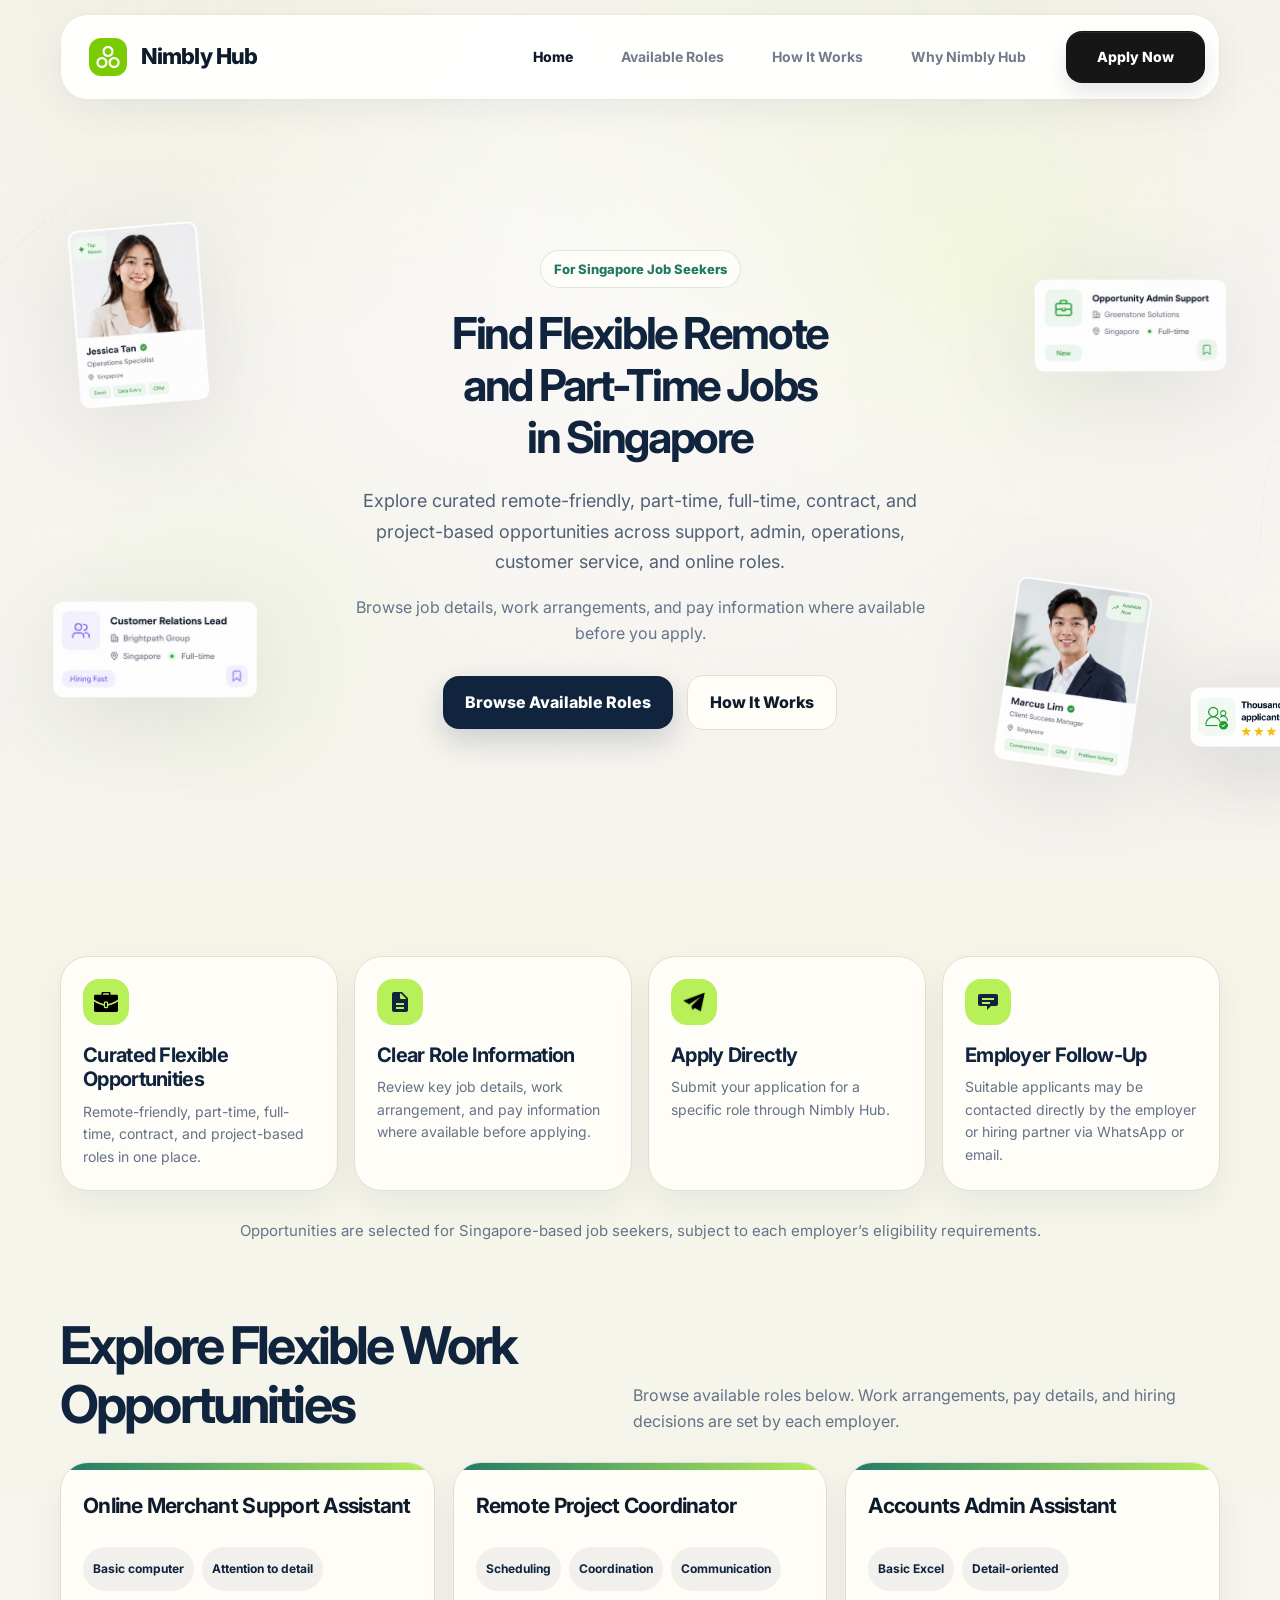
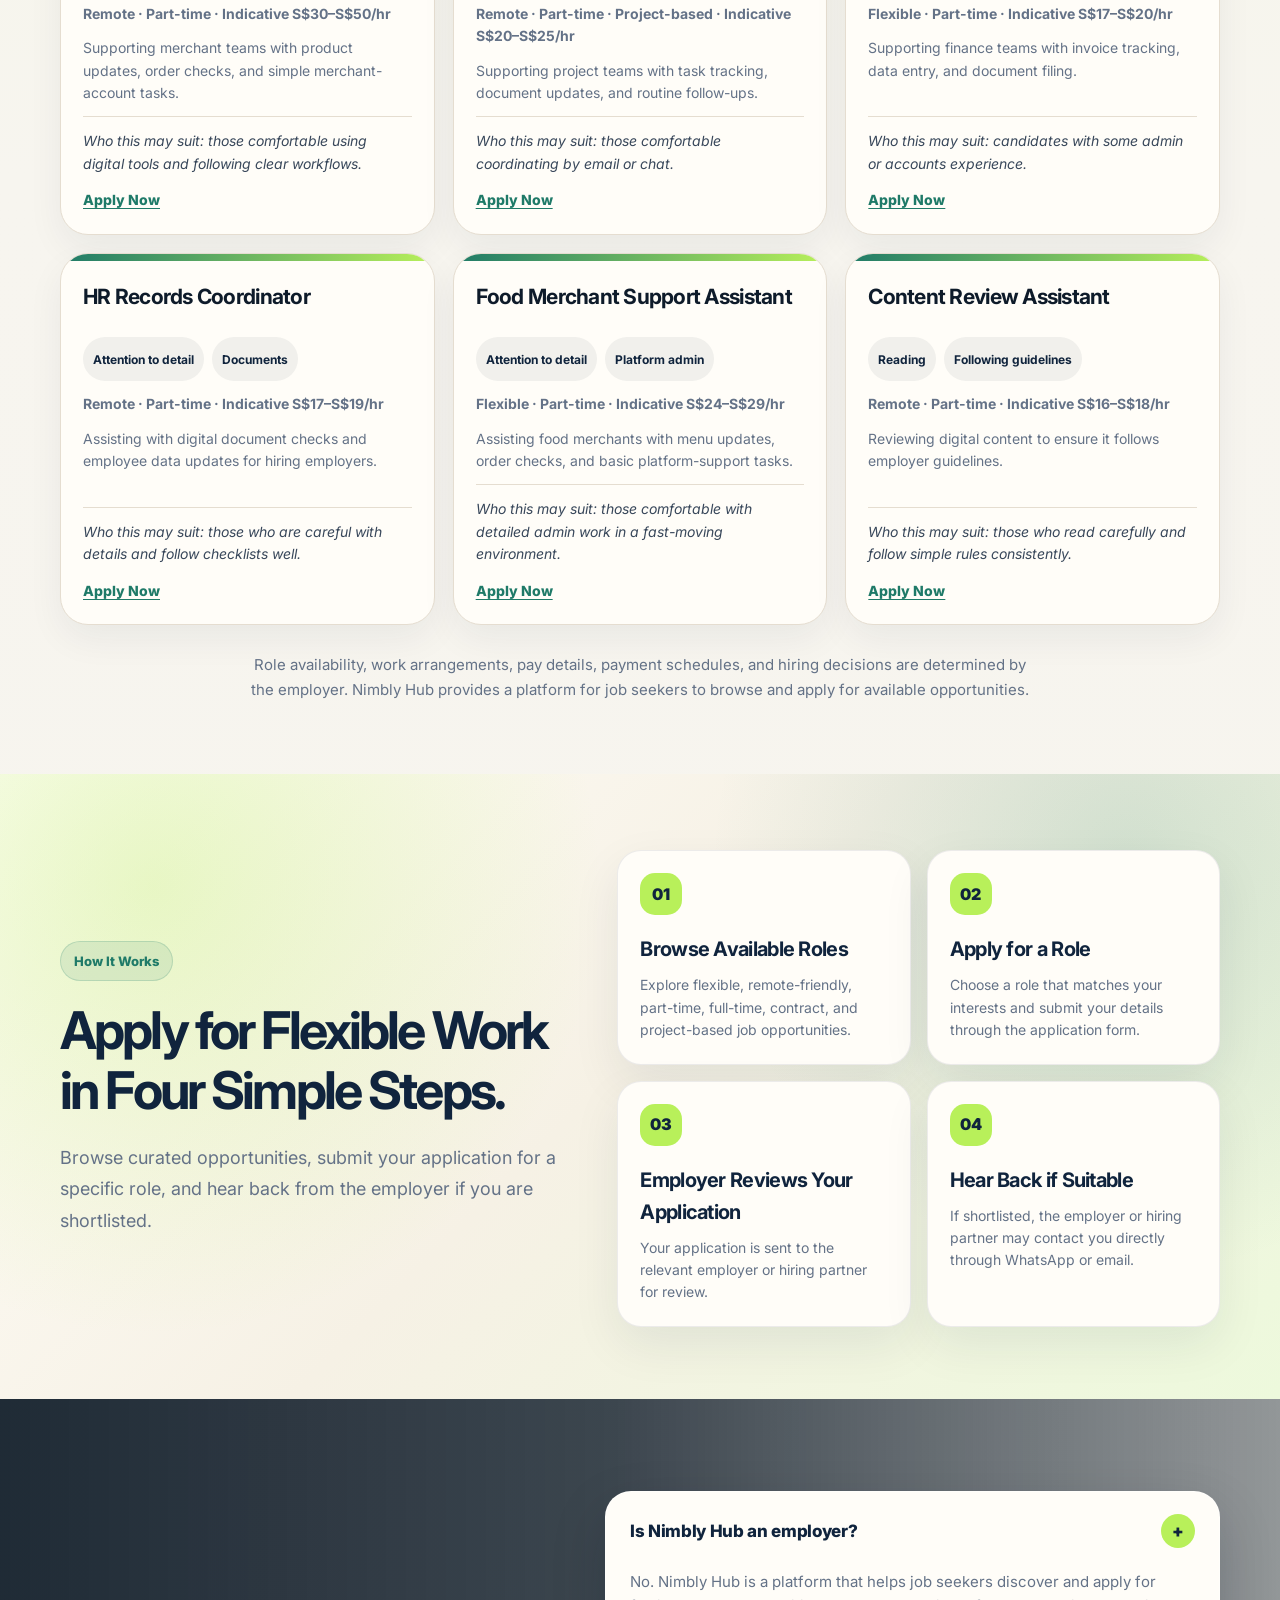
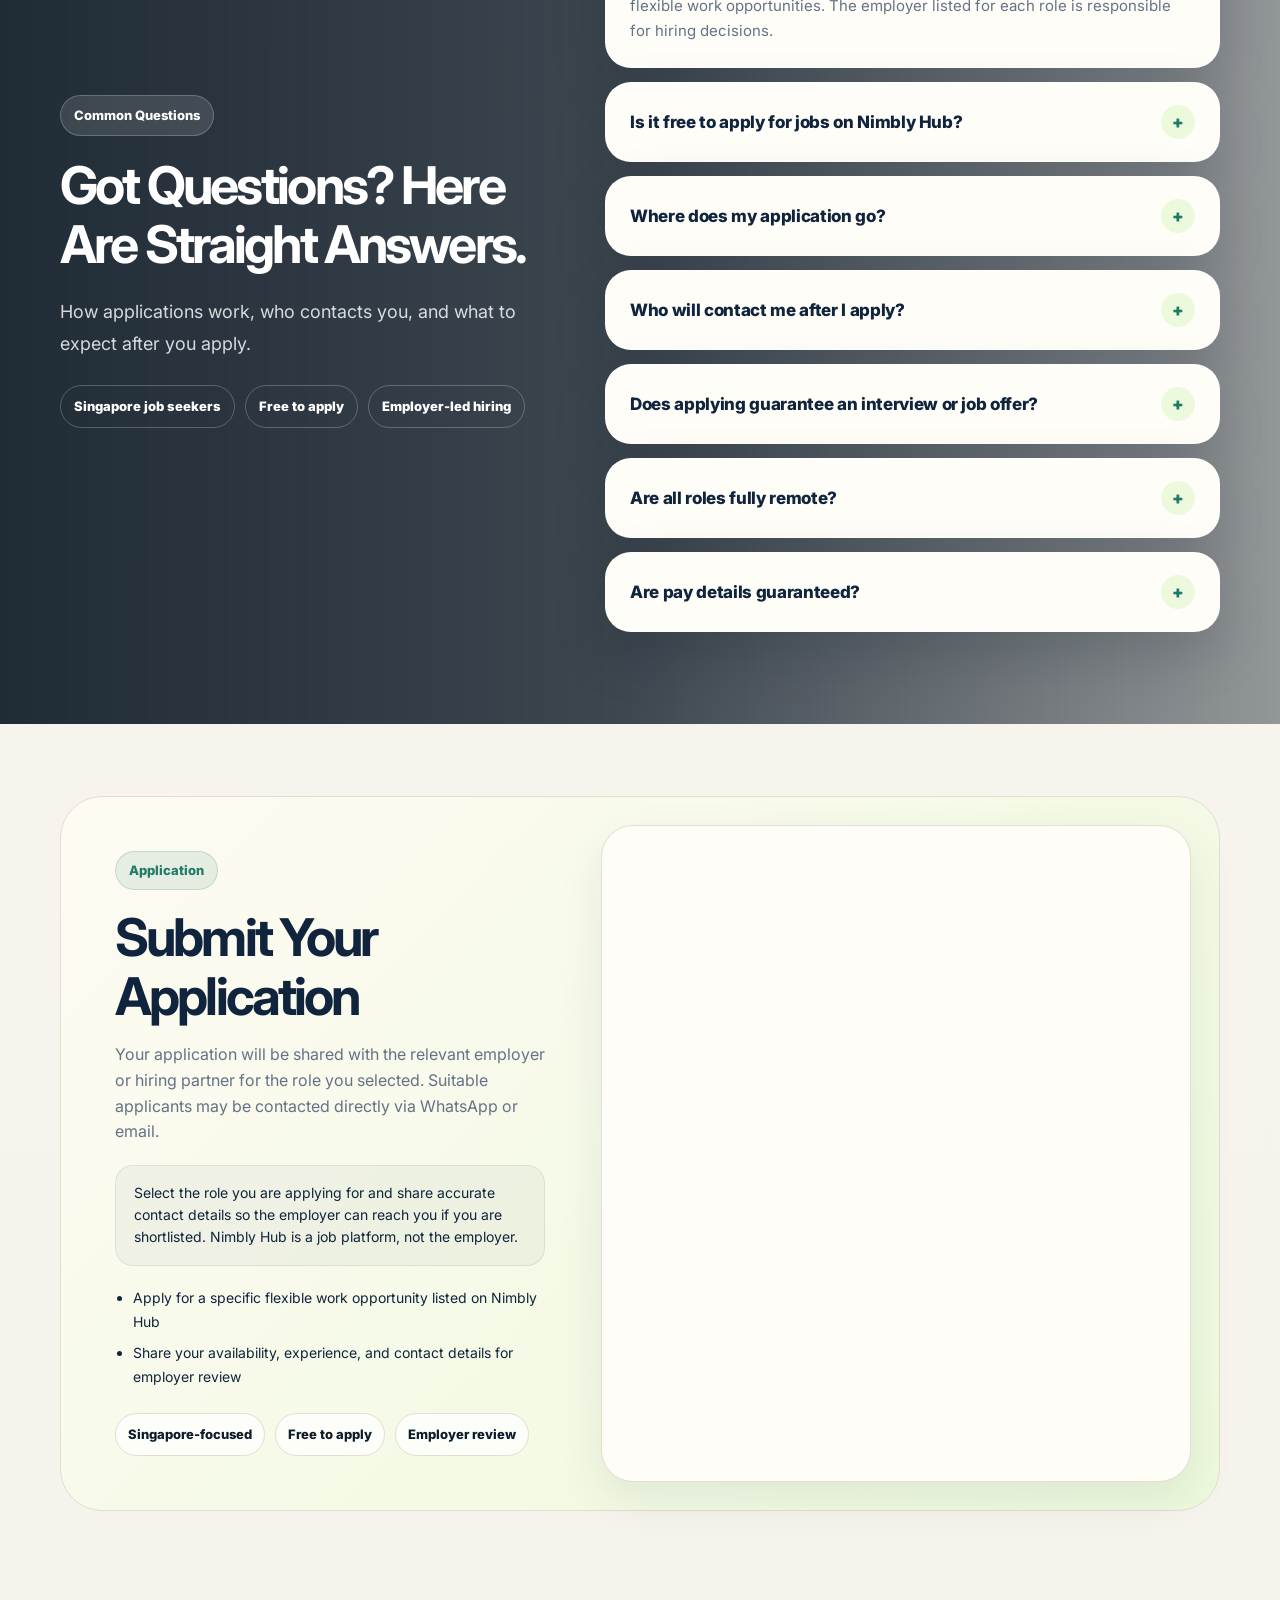
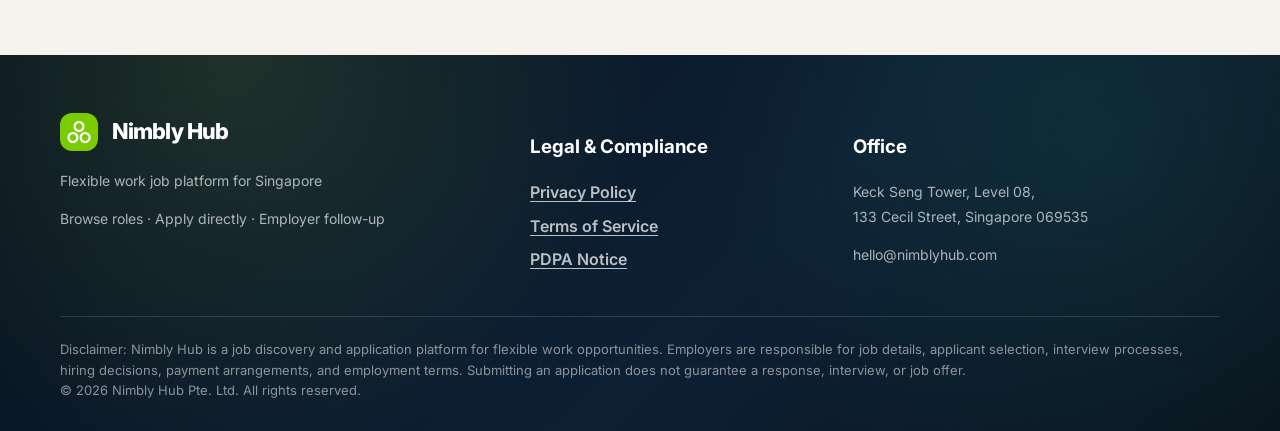
<file: index.html>
<!doctype html>
<html lang="en">
<head>
  <meta charset="utf-8">
  <meta name="viewport" content="width=device-width, initial-scale=1">
  <!-- Google Tag Manager -->
  <script>(function(w,d,s,l,i){w[l]=w[l]||[];w[l].push({'gtm.start':
  new Date().getTime(),event:'gtm.js'});var f=d.getElementsByTagName(s)[0],
  j=d.createElement(s),dl=l!='dataLayer'?'&l='+l:'';j.async=true;j.src=
  'https://www.googletagmanager.com/gtm.js?id='+i+dl;f.parentNode.insertBefore(j,f);
  })(window,document,'script','dataLayer','GTM-P2M9WGLP');</script>
  <!-- End Google Tag Manager -->
  <title>Nimbly Hub | Flexible Remote and Part-Time Jobs in Singapore</title>
  <meta name="description" content="Find flexible remote and part-time jobs in Singapore. Browse curated remote-friendly, full-time, contract, and project-based roles across support, admin, operations, and customer service.">
  <link rel="icon" href="/assets/favicon.png" type="image/png">
  <link rel="apple-touch-icon" href="/assets/favicon.png">
  <link rel="preconnect" href="https://fonts.googleapis.com">
  <link rel="preconnect" href="https://fonts.gstatic.com" crossorigin>
  <link href="https://fonts.googleapis.com/css2?family=Inter:wght@400;600;700;800;900&display=swap" rel="stylesheet">
  <link rel="stylesheet" href="styles.css">
</head>
<body>
<!-- Google Tag Manager (noscript) -->
<noscript><iframe src="https://www.googletagmanager.com/ns.html?id=GTM-P2M9WGLP"
height="0" width="0" style="display:none;visibility:hidden"></iframe></noscript>
<!-- End Google Tag Manager (noscript) -->
<header class="site-header">
  <div class="container navbar">
    <a class="brand" href="/" aria-label="Nimbly Hub home"><img class="logo-mark" src="/assets/logo-mark.png" alt="" width="38" height="38"><span>Nimbly Hub</span></a>
    <nav class="nav-links" aria-label="Main navigation">
      <a href="/">Home</a>
      <a href="#openings">Available Roles</a>
      <a href="#how-it-works">How It Works</a>
      <a href="#why-nimblyhub">Why Nimbly Hub</a>
      <a class="btn secondary" href="#apply">Apply Now</a>
    </nav>
    <button class="menu-toggle" aria-label="Open menu" title="Menu">&#9776;</button>
  </div>
</header>

<main>
  <section class="hero hero-modern-grid">
    <div class="hero-modern-bg"></div>
    <div class="container hero-modern-inner">
      <div class="hero-modern-copy reveal">
        <div class="eyebrow">For Singapore Job Seekers</div>
        <h1 class="hero-headline">
          <span class="hero-headline-line">Find Flexible Remote</span>
          <span class="hero-headline-line">and Part-Time Jobs</span>
          <span class="hero-headline-line">in Singapore</span>
        </h1>
        <p class="hero-description">Explore curated remote-friendly, part-time, full-time, contract, and project-based opportunities across support, admin, operations, customer service, and online roles.</p>
        <p class="hero-sub">Browse job details, work arrangements, and pay information where available before you apply.</p>
        <div class="hero-actions">
          <a class="btn" href="#openings">Browse Available Roles</a>
          <a class="btn secondary" href="#how-it-works">How It Works</a>
        </div>
      </div>

      <div class="hero-card-stage reveal" aria-label="Floating role type cards">
        <div class="hero-card-item hero-card-1"><img src="assets/hero-card-jessica-tan.png" alt="Example profile card"></div>
        <div class="hero-card-item hero-card-2"><img src="assets/hero-card-opportunity-admin-support.png" alt="Example admin support role card"></div>
        <div class="hero-card-item hero-card-3"><img src="assets/hero-card-customer-relations-lead.png" alt="Example customer support role card"></div>
        <div class="hero-card-item hero-card-4">
          <img src="assets/hero-card-marcus-lim.png" alt="Example profile card">
          <img class="hero-trust-badge" src="assets/thousands_of_applicants_assisted_transparent_new.png" alt="Thousands of applicants assisted" loading="eager" decoding="async">
        </div>
      </div>

    </div>
  </section>

  <section class="section benefits-section" id="why-nimblyhub" aria-label="Why Nimbly Hub">
    <div class="container">
      <div class="benefits-grid">
        <article class="benefit-card reveal">
          <span class="benefit-icon" aria-hidden="true">
            <img class="benefit-icon-image" src="/assets/benefit-icon-briefcase.svg" alt="">
          </span>
          <h2>Curated Flexible Opportunities</h2>
          <p>Remote-friendly, part-time, full-time, contract, and project-based roles in one place.</p>
        </article>
        <article class="benefit-card reveal">
          <span class="benefit-icon" aria-hidden="true">
            <svg viewBox="0 0 24 24" focusable="false"><path d="M6 2a2 2 0 0 0-2 2v16a2 2 0 0 0 2 2h12a2 2 0 0 0 2-2V8l-6-6H6Zm7 1.5L18.5 9H13a1 1 0 0 1-1-1V3.5ZM8 13h8v2H8v-2Zm0 4h8v2H8v-2Z"/></svg>
          </span>
          <h2>Clear Role Information</h2>
          <p>Review key job details, work arrangement, and pay information where available before applying.</p>
        </article>
        <article class="benefit-card reveal">
          <span class="benefit-icon" aria-hidden="true">
            <img class="benefit-icon-image" src="/assets/benefit-icon-paper-plane.png" alt="">
          </span>
          <h2>Apply Directly</h2>
          <p>Submit your application for a specific role through Nimbly Hub.</p>
        </article>
        <article class="benefit-card reveal">
          <span class="benefit-icon" aria-hidden="true">
            <svg viewBox="0 0 24 24" focusable="false"><path d="M4 4h16a2 2 0 0 1 2 2v8a2 2 0 0 1-2 2h-5l-4 4v-4H4a2 2 0 0 1-2-2V6a2 2 0 0 1 2-2Zm2 4v2h12V8H6Zm0 4v2h8v-2H6Z"/></svg>
          </span>
          <h2>Employer Follow-Up</h2>
          <p>Suitable applicants may be contacted directly by the employer or hiring partner via WhatsApp or email.</p>
        </article>
      </div>
      <p class="benefits-disclaimer reveal">Opportunities are selected for Singapore-based job seekers, subject to each employer&rsquo;s eligibility requirements.</p>
    </div>
  </section>

  <section class="section" id="openings">
    <div class="container">
      <div class="section-title reveal">
        <h2>Explore Flexible Work Opportunities</h2>
        <p>Browse available roles below. Work arrangements, pay details, and hiring decisions are set by each employer.</p>
      </div>
      <div class="openings-grid">
        <article class="opening-card reveal">
          <div class="opening-top"><h3>Online Merchant Support Assistant</h3></div>
          <div class="fit-tags"><span>Basic computer</span><span>Attention to detail</span></div>
          <p class="role-meta">Remote &middot; Part-time &middot; Indicative S$30&ndash;S$50/hr</p>
          <p>Supporting merchant teams with product updates, order checks, and simple merchant-account tasks.</p>
          <p class="note">Who this may suit: those comfortable using digital tools and following clear workflows.</p>
          <a class="opening-cta" href="#apply">Apply Now</a>
        </article>
        <article class="opening-card reveal">
          <div class="opening-top"><h3>Remote Project Coordinator</h3></div>
          <div class="fit-tags"><span>Scheduling</span><span>Coordination</span><span>Communication</span></div>
          <p class="role-meta">Remote &middot; Part-time &middot; Project-based &middot; Indicative S$20&ndash;S$25/hr</p>
          <p>Supporting project teams with task tracking, document updates, and routine follow-ups.</p>
          <p class="note">Who this may suit: those comfortable coordinating by email or chat.</p>
          <a class="opening-cta" href="#apply">Apply Now</a>
        </article>
        <article class="opening-card reveal">
          <div class="opening-top"><h3>Accounts Admin Assistant</h3></div>
          <div class="fit-tags"><span>Basic Excel</span><span>Detail-oriented</span></div>
          <p class="role-meta">Flexible &middot; Part-time &middot; Indicative S$17&ndash;S$20/hr</p>
          <p>Supporting finance teams with invoice tracking, data entry, and document filing.</p>
          <p class="note">Who this may suit: candidates with some admin or accounts experience.</p>
          <a class="opening-cta" href="#apply">Apply Now</a>
        </article>
        <article class="opening-card reveal">
          <div class="opening-top"><h3>HR Records Coordinator</h3></div>
          <div class="fit-tags"><span>Attention to detail</span><span>Documents</span></div>
          <p class="role-meta">Remote &middot; Part-time &middot; Indicative S$17&ndash;S$19/hr</p>
          <p>Assisting with digital document checks and employee data updates for hiring employers.</p>
          <p class="note">Who this may suit: those who are careful with details and follow checklists well.</p>
          <a class="opening-cta" href="#apply">Apply Now</a>
        </article>
        <article class="opening-card reveal">
          <div class="opening-top"><h3>Food Merchant Support Assistant</h3></div>
          <div class="fit-tags"><span>Attention to detail</span><span>Platform admin</span></div>
          <p class="role-meta">Flexible &middot; Part-time &middot; Indicative S$24&ndash;S$29/hr</p>
          <p>Assisting food merchants with menu updates, order checks, and basic platform-support tasks.</p>
          <p class="note">Who this may suit: those comfortable with detailed admin work in a fast-moving environment.</p>
          <a class="opening-cta" href="#apply">Apply Now</a>
        </article>
        <article class="opening-card reveal">
          <div class="opening-top"><h3>Content Review Assistant</h3></div>
          <div class="fit-tags"><span>Reading</span><span>Following guidelines</span></div>
          <p class="role-meta">Remote &middot; Part-time &middot; Indicative S$16&ndash;S$18/hr</p>
          <p>Reviewing digital content to ensure it follows employer guidelines.</p>
          <p class="note">Who this may suit: those who read carefully and follow simple rules consistently.</p>
          <a class="opening-cta" href="#apply">Apply Now</a>
        </article>
      </div>
      <p class="openings-fallback reveal">Role availability, work arrangements, pay details, payment schedules, and hiring decisions are determined by the employer. Nimbly Hub provides a platform for job seekers to browse and apply for available opportunities.</p>
    </div>
  </section>

  <section class="support-hero" id="how-it-works">
    <div class="support-hero-bg">
      <div class="container support-hero-inner">
        <div class="support-hero-copy reveal">
          <div class="eyebrow support-eyebrow">How It Works</div>
          <h2>Apply for Flexible Work in Four Simple Steps.</h2>
          <p>Browse curated opportunities, submit your application for a specific role, and hear back from the employer if you are shortlisted.</p>
        </div>
        <div class="support-feature-grid reveal">
          <div class="support-feature"><span>01</span><h3>Browse Available Roles</h3><p>Explore flexible, remote-friendly, part-time, full-time, contract, and project-based job opportunities.</p></div>
          <div class="support-feature"><span>02</span><h3>Apply for a Role</h3><p>Choose a role that matches your interests and submit your details through the application form.</p></div>
          <div class="support-feature"><span>03</span><h3>Employer Reviews Your Application</h3><p>Your application is sent to the relevant employer or hiring partner for review.</p></div>
          <div class="support-feature"><span>04</span><h3>Hear Back if Suitable</h3><p>If shortlisted, the employer or hiring partner may contact you directly through WhatsApp or email.</p></div>
        </div>
      </div>
    </div>
  </section>

  <section class="faq-hero" id="questions">
    <div class="faq-hero-bg">
      <div class="container faq-hero-inner">
        <div class="faq-hero-copy reveal">
          <div class="eyebrow faq-eyebrow">Common Questions</div>
          <h2>Got Questions? Here Are Straight Answers.</h2>
          <p>How applications work, who contacts you, and what to expect after you apply.</p>
          <div class="faq-mini-points">
            <span>Singapore job seekers</span>
            <span>Free to apply</span>
            <span>Employer-led hiring</span>
          </div>
        </div>

        <div class="faq-panel reveal">
          <div class="faq-card active">
            <button class="faq-q">Is Nimbly Hub an employer?<span>+</span></button>
            <div class="faq-a">No. Nimbly Hub is a platform that helps job seekers discover and apply for flexible work opportunities. The employer listed for each role is responsible for hiring decisions.</div>
          </div>
          <div class="faq-card">
            <button class="faq-q">Is it free to apply for jobs on Nimbly Hub?<span>+</span></button>
            <div class="faq-a">Yes. Job seekers can browse and submit applications for available opportunities through Nimbly Hub at no cost.</div>
          </div>
          <div class="faq-card">
            <button class="faq-q">Where does my application go?<span>+</span></button>
            <div class="faq-a">Your application is sent to the relevant employer or hiring partner for the role you selected.</div>
          </div>
          <div class="faq-card">
            <button class="faq-q">Who will contact me after I apply?<span>+</span></button>
            <div class="faq-a">If your application is shortlisted, the employer or hiring partner may contact you directly by WhatsApp or email.</div>
          </div>
          <div class="faq-card">
            <button class="faq-q">Does applying guarantee an interview or job offer?<span>+</span></button>
            <div class="faq-a">No. Employers review applications independently, and submitting an application does not guarantee a response, interview, or job offer.</div>
          </div>
          <div class="faq-card">
            <button class="faq-q">Are all roles fully remote?<span>+</span></button>
            <div class="faq-a">Not always. Each job listing will state the work arrangement, such as remote, part-time, full-time, contract, project-based, or another arrangement set by the employer.</div>
          </div>
          <div class="faq-card">
            <button class="faq-q">Are pay details guaranteed?<span>+</span></button>
            <div class="faq-a">Pay ranges, payment schedules, and employment terms are provided by employers where available and may be subject to final confirmation during the hiring process.</div>
          </div>
        </div>
      </div>
    </div>
  </section>

  <section class="section" id="apply">
    <div class="container contact-shell reveal">
      <div class="contact-copy">
        <div class="eyebrow">Application</div>
        <h2>Submit Your Application</h2>
        <p>Your application will be shared with the relevant employer or hiring partner for the role you selected. Suitable applicants may be contacted directly via WhatsApp or email.</p>

        <div class="how-we-help">
          <p>Select the role you are applying for and share accurate contact details so the employer can reach you if you are shortlisted. Nimbly Hub is a job platform, not the employer.</p>
        </div>

        <ul class="conversion-outcomes">
          <li>Apply for a specific flexible work opportunity listed on Nimbly Hub</li>
          <li>Share your availability, experience, and contact details for employer review</li>
        </ul>

        <div class="contact-badges"><span>Singapore-focused</span><span>Free to apply</span><span>Employer review</span></div>
      </div>
      <div class="form-card" id="leadForm">
        <div data-cddform="dong-sg10-singapore10" data-origin="www.nimblyhub.com"></div>
        <script src="https://www.chatfromforms.com/form-embed.js?v=0.1" defer></script>
      </div>
    </div>
  </section>
</main>

<footer class="site-footer">
  <div class="container">
    <div class="footer-grid">
      <div><a class="brand" href="/"><img class="logo-mark" src="/assets/logo-mark.png" alt="" width="38" height="38"><span>Nimbly Hub</span></a><p>Flexible work job platform for Singapore</p><p>Browse roles &middot; Apply directly &middot; Employer follow-up</p></div>
      <div><h3>Legal &amp; Compliance</h3><div class="footer-links"><a href="/privacy-policy">Privacy Policy</a><a href="/terms-and-conditions">Terms of Service</a><a href="/pdpa">PDPA Notice</a></div></div>
      <div><h3>Office</h3><p>Keck Seng Tower, Level 08,<br>133 Cecil Street, Singapore 069535</p><p><a href="mailto:hello@nimblyhub.com">hello@nimblyhub.com</a></p></div>
    </div>
    <div class="footer-bottom">Disclaimer: Nimbly Hub is a job discovery and application platform for flexible work opportunities. Employers are responsible for job details, applicant selection, interview processes, hiring decisions, payment arrangements, and employment terms. Submitting an application does not guarantee a response, interview, or job offer.<br>&copy; 2026 Nimbly Hub Pte. Ltd. All rights reserved.</div>
  </div>
</footer>
<script src="script.js"></script>
</body>
</html>
</file>
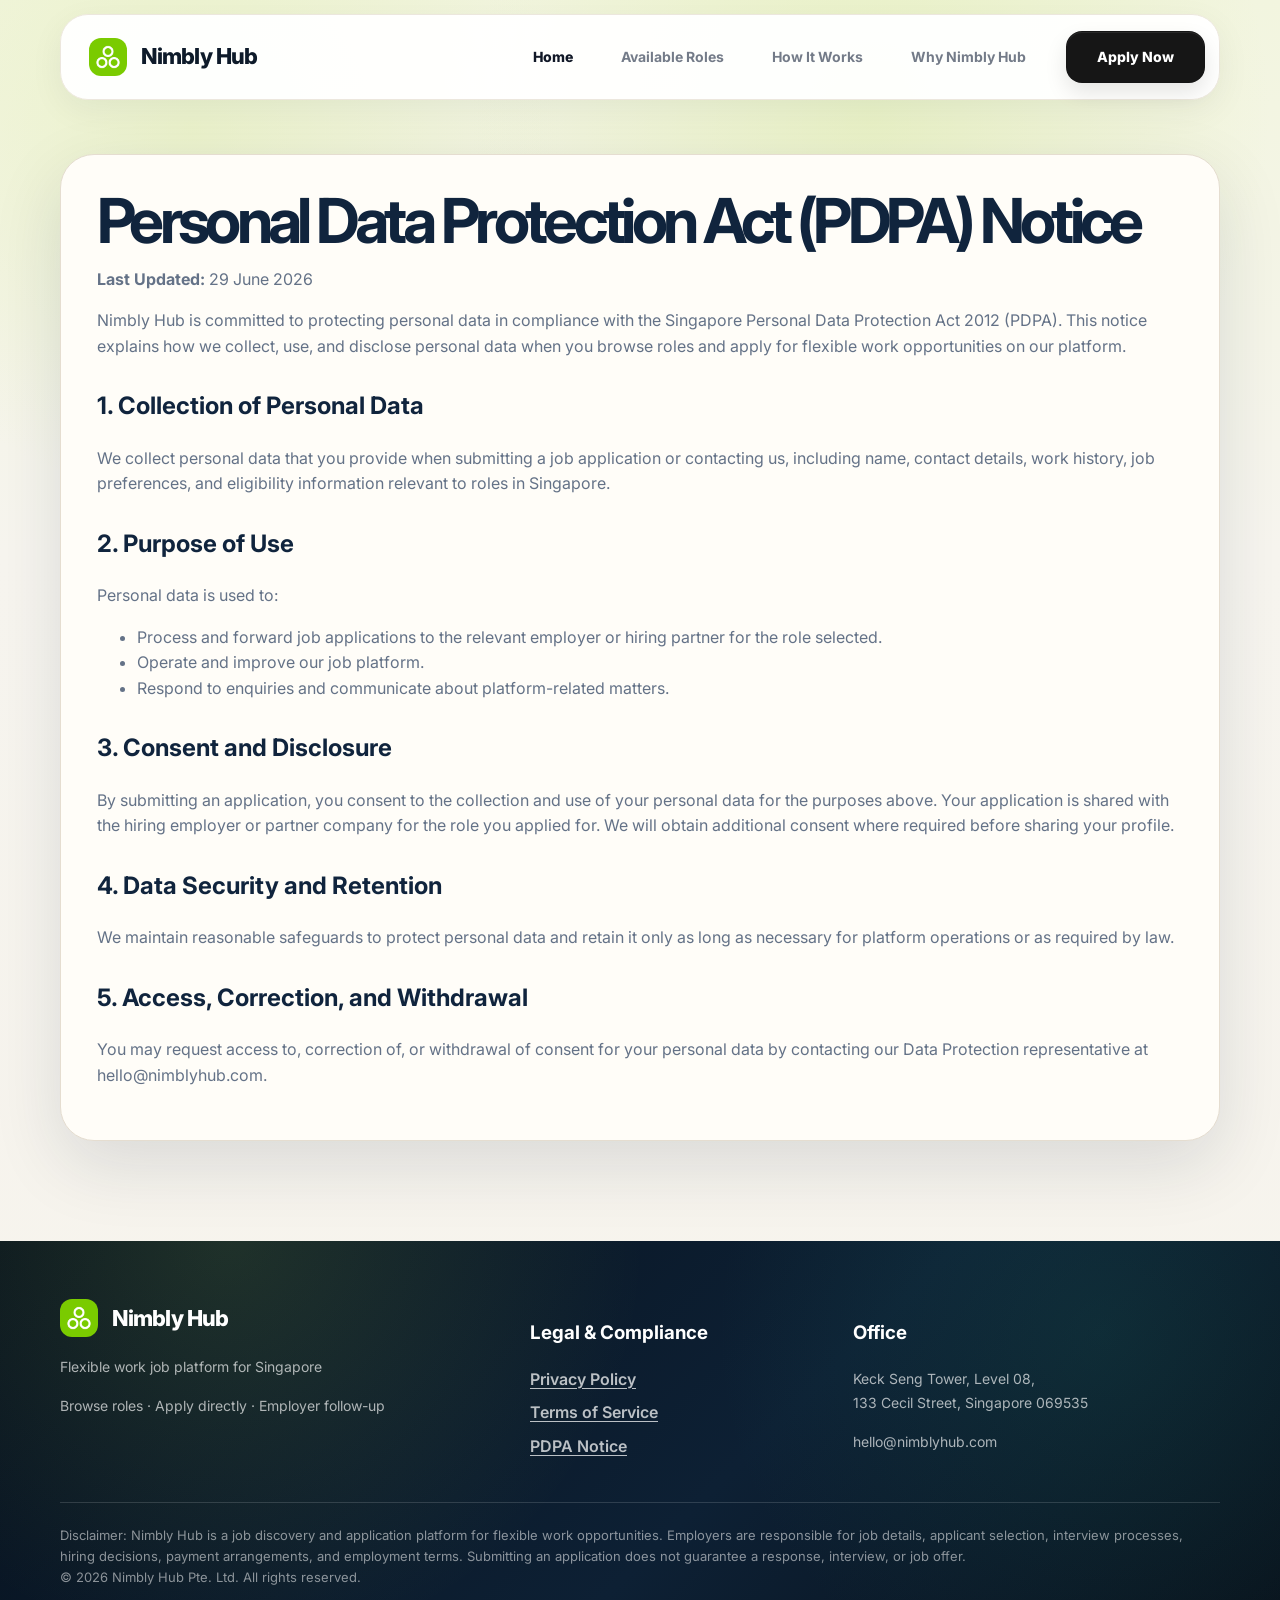
<file: pdpa/index.html>
<!doctype html>
<html lang="en">
<head>
  <meta charset="utf-8">
  <meta name="viewport" content="width=device-width, initial-scale=1">
  <!-- Google Tag Manager -->
  <script>(function(w,d,s,l,i){w[l]=w[l]||[];w[l].push({'gtm.start':
  new Date().getTime(),event:'gtm.js'});var f=d.getElementsByTagName(s)[0],
  j=d.createElement(s),dl=l!='dataLayer'?'&l='+l:'';j.async=true;j.src=
  'https://www.googletagmanager.com/gtm.js?id='+i+dl;f.parentNode.insertBefore(j,f);
  })(window,document,'script','dataLayer','GTM-P2M9WGLP');</script>
  <!-- End Google Tag Manager -->
  <title>PDPA Notice | Nimbly Hub</title>
  <link rel="icon" href="/assets/favicon.png" type="image/png">
  <link rel="apple-touch-icon" href="/assets/favicon.png">
  <link rel="preconnect" href="https://fonts.googleapis.com">
  <link rel="preconnect" href="https://fonts.gstatic.com" crossorigin>
  <link href="https://fonts.googleapis.com/css2?family=Inter:wght@400;600;700;800;900&display=swap" rel="stylesheet">
  <link rel="stylesheet" href="/styles.css">
</head>
<body>
<!-- Google Tag Manager (noscript) -->
<noscript><iframe src="https://www.googletagmanager.com/ns.html?id=GTM-P2M9WGLP"
height="0" width="0" style="display:none;visibility:hidden"></iframe></noscript>
<!-- End Google Tag Manager (noscript) -->
<header class="site-header">
  <div class="container navbar">
    <a class="brand" href="/"><img class="logo-mark" src="/assets/logo-mark.png" alt="" width="38" height="38"><span>Nimbly Hub</span></a>
    <nav class="nav-links">
      <a href="/">Home</a>
      <a href="/#openings">Available Roles</a>
      <a href="/#how-it-works">How It Works</a>
      <a href="/#why-nimblyhub">Why Nimbly Hub</a>
      <a class="btn secondary" href="/#apply">Apply Now</a>
    </nav>
    <button class="menu-toggle" aria-label="Open menu" title="Menu">&#9776;</button>
  </div>
</header>
<main class="legal-hero">
  <div class="container">
    <article class="legal-card reveal">
      <h1>Personal Data Protection Act (PDPA) Notice</h1>
      <p><strong>Last Updated:</strong> 29 June 2026</p>
      <p>Nimbly Hub is committed to protecting personal data in compliance with the Singapore Personal Data Protection Act 2012 (PDPA). This notice explains how we collect, use, and disclose personal data when you browse roles and apply for flexible work opportunities on our platform.</p>
      <h2>1. Collection of Personal Data</h2>
      <p>We collect personal data that you provide when submitting a job application or contacting us, including name, contact details, work history, job preferences, and eligibility information relevant to roles in Singapore.</p>
      <h2>2. Purpose of Use</h2>
      <p>Personal data is used to:</p>
      <ul>
        <li>Process and forward job applications to the relevant employer or hiring partner for the role selected.</li>
        <li>Operate and improve our job platform.</li>
        <li>Respond to enquiries and communicate about platform-related matters.</li>
      </ul>
      <h2>3. Consent and Disclosure</h2>
      <p>By submitting an application, you consent to the collection and use of your personal data for the purposes above. Your application is shared with the hiring employer or partner company for the role you applied for. We will obtain additional consent where required before sharing your profile.</p>
      <h2>4. Data Security and Retention</h2>
      <p>We maintain reasonable safeguards to protect personal data and retain it only as long as necessary for platform operations or as required by law.</p>
      <h2>5. Access, Correction, and Withdrawal</h2>
      <p>You may request access to, correction of, or withdrawal of consent for your personal data by contacting our Data Protection representative at <a href="mailto:hello@nimblyhub.com">hello@nimblyhub.com</a>.</p>
    </article>
  </div>
</main>
<footer class="site-footer">
  <div class="container">
    <div class="footer-grid">
      <div><a class="brand" href="/"><img class="logo-mark" src="/assets/logo-mark.png" alt="" width="38" height="38"><span>Nimbly Hub</span></a><p>Flexible work job platform for Singapore</p><p>Browse roles &middot; Apply directly &middot; Employer follow-up</p></div>
      <div><h3>Legal &amp; Compliance</h3><div class="footer-links"><a href="/privacy-policy">Privacy Policy</a><a href="/terms-and-conditions">Terms of Service</a><a href="/pdpa">PDPA Notice</a></div></div>
      <div><h3>Office</h3><p>Keck Seng Tower, Level 08,<br>133 Cecil Street, Singapore 069535</p><p><a href="mailto:hello@nimblyhub.com">hello@nimblyhub.com</a></p></div>
    </div>
    <div class="footer-bottom">Disclaimer: Nimbly Hub is a job discovery and application platform for flexible work opportunities. Employers are responsible for job details, applicant selection, interview processes, hiring decisions, payment arrangements, and employment terms. Submitting an application does not guarantee a response, interview, or job offer.<br>&copy; 2026 Nimbly Hub Pte. Ltd. All rights reserved.</div>
  </div>
</footer>
<script src="/script.js"></script>
</body>
</html>
</file>
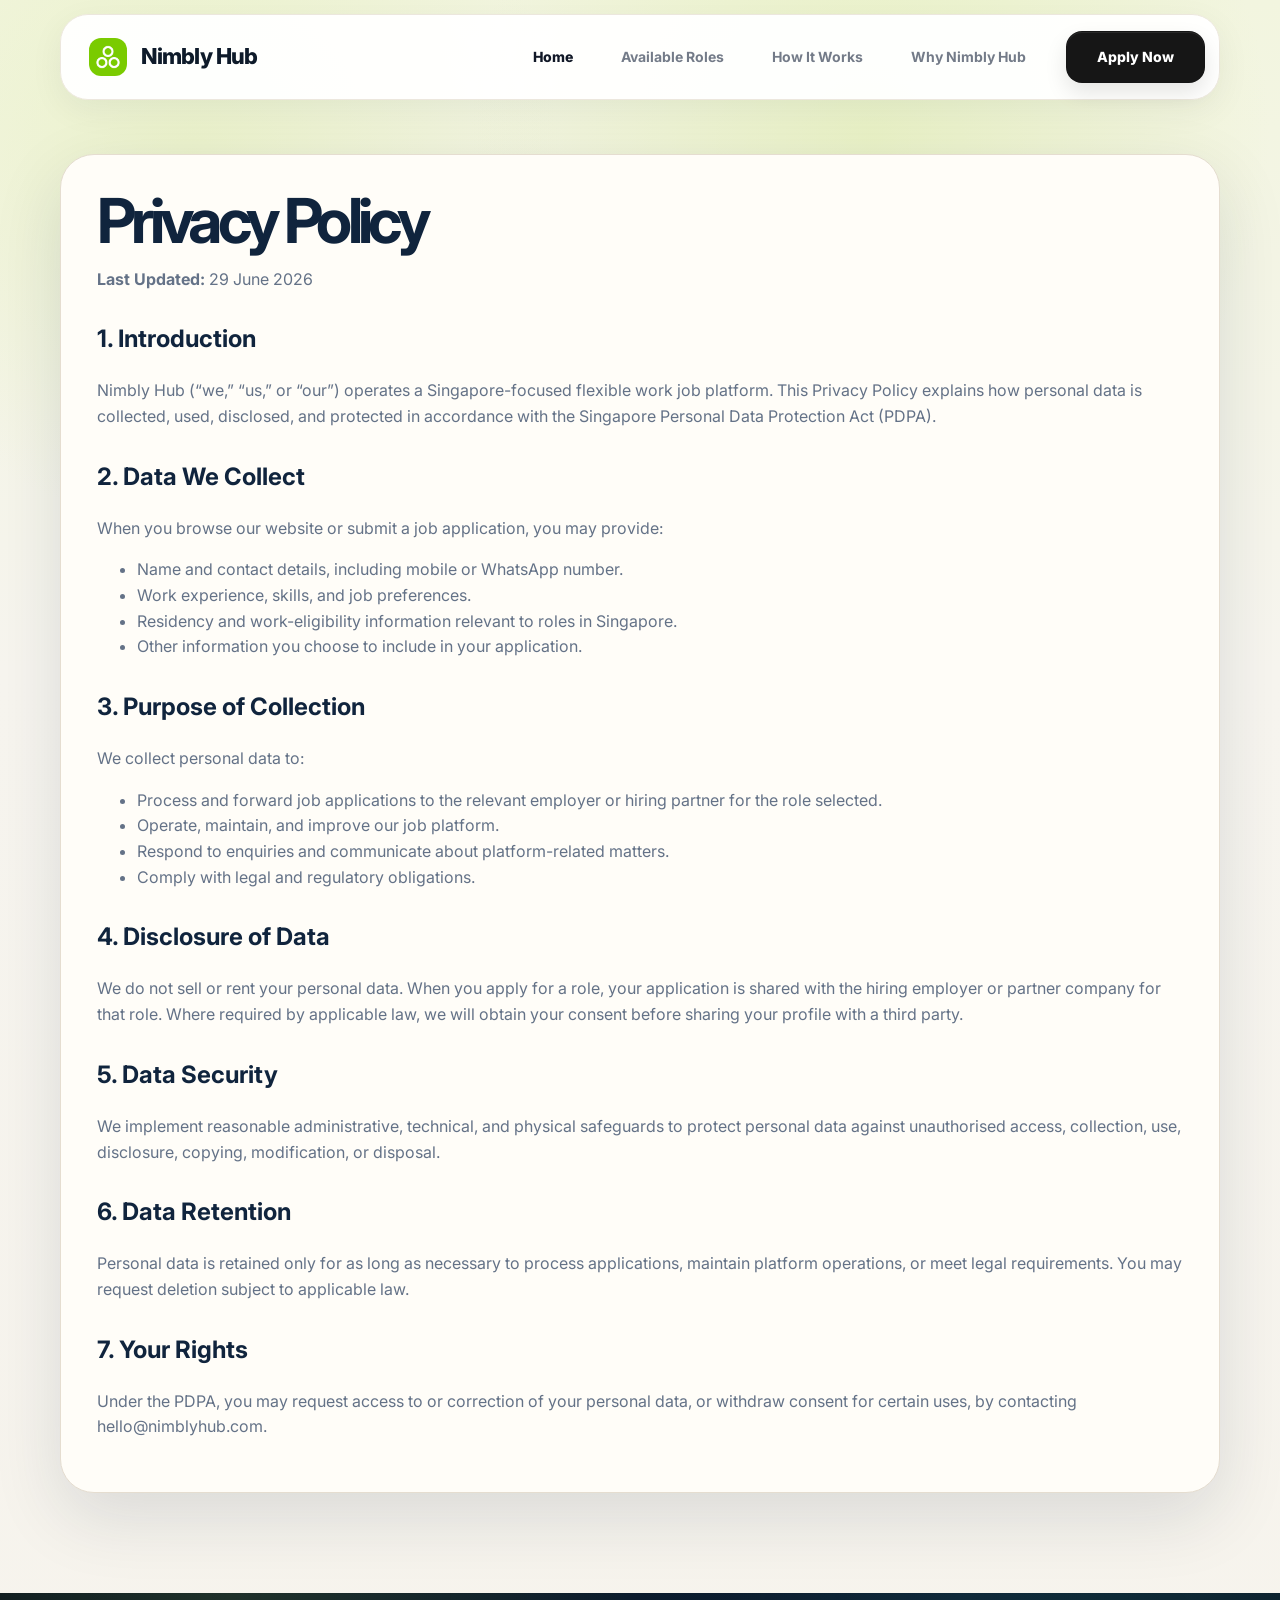
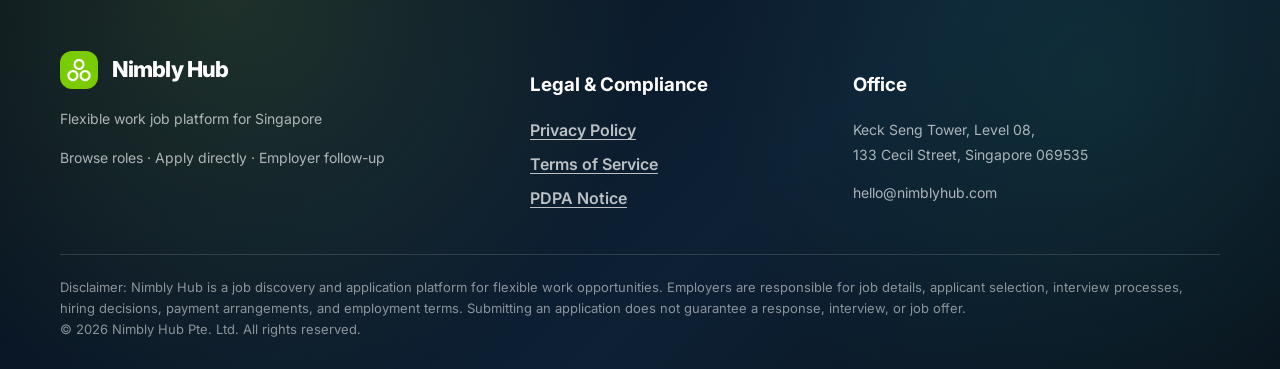
<file: privacy-policy/index.html>
<!doctype html>
<html lang="en">
<head>
  <meta charset="utf-8">
  <meta name="viewport" content="width=device-width, initial-scale=1">
  <!-- Google Tag Manager -->
  <script>(function(w,d,s,l,i){w[l]=w[l]||[];w[l].push({'gtm.start':
  new Date().getTime(),event:'gtm.js'});var f=d.getElementsByTagName(s)[0],
  j=d.createElement(s),dl=l!='dataLayer'?'&l='+l:'';j.async=true;j.src=
  'https://www.googletagmanager.com/gtm.js?id='+i+dl;f.parentNode.insertBefore(j,f);
  })(window,document,'script','dataLayer','GTM-P2M9WGLP');</script>
  <!-- End Google Tag Manager -->
  <title>Privacy Policy | Nimbly Hub</title>
  <link rel="icon" href="/assets/favicon.png" type="image/png">
  <link rel="apple-touch-icon" href="/assets/favicon.png">
  <link rel="preconnect" href="https://fonts.googleapis.com">
  <link rel="preconnect" href="https://fonts.gstatic.com" crossorigin>
  <link href="https://fonts.googleapis.com/css2?family=Inter:wght@400;600;700;800;900&display=swap" rel="stylesheet">
  <link rel="stylesheet" href="/styles.css">
</head>
<body>
<!-- Google Tag Manager (noscript) -->
<noscript><iframe src="https://www.googletagmanager.com/ns.html?id=GTM-P2M9WGLP"
height="0" width="0" style="display:none;visibility:hidden"></iframe></noscript>
<!-- End Google Tag Manager (noscript) -->
<header class="site-header">
  <div class="container navbar">
    <a class="brand" href="/"><img class="logo-mark" src="/assets/logo-mark.png" alt="" width="38" height="38"><span>Nimbly Hub</span></a>
    <nav class="nav-links">
      <a href="/">Home</a>
      <a href="/#openings">Available Roles</a>
      <a href="/#how-it-works">How It Works</a>
      <a href="/#why-nimblyhub">Why Nimbly Hub</a>
      <a class="btn secondary" href="/#apply">Apply Now</a>
    </nav>
    <button class="menu-toggle" aria-label="Open menu" title="Menu">&#9776;</button>
  </div>
</header>
<main class="legal-hero">
  <div class="container">
    <article class="legal-card reveal">
      <h1>Privacy Policy</h1>
      <p><strong>Last Updated:</strong> 29 June 2026</p>
      <h2>1. Introduction</h2>
      <p>Nimbly Hub (&ldquo;we,&rdquo; &ldquo;us,&rdquo; or &ldquo;our&rdquo;) operates a Singapore-focused flexible work job platform. This Privacy Policy explains how personal data is collected, used, disclosed, and protected in accordance with the Singapore Personal Data Protection Act (PDPA).</p>
      <h2>2. Data We Collect</h2>
      <p>When you browse our website or submit a job application, you may provide:</p>
      <ul>
        <li>Name and contact details, including mobile or WhatsApp number.</li>
        <li>Work experience, skills, and job preferences.</li>
        <li>Residency and work-eligibility information relevant to roles in Singapore.</li>
        <li>Other information you choose to include in your application.</li>
      </ul>
      <h2>3. Purpose of Collection</h2>
      <p>We collect personal data to:</p>
      <ul>
        <li>Process and forward job applications to the relevant employer or hiring partner for the role selected.</li>
        <li>Operate, maintain, and improve our job platform.</li>
        <li>Respond to enquiries and communicate about platform-related matters.</li>
        <li>Comply with legal and regulatory obligations.</li>
      </ul>
      <h2>4. Disclosure of Data</h2>
      <p>We do not sell or rent your personal data. When you apply for a role, your application is shared with the hiring employer or partner company for that role. Where required by applicable law, we will obtain your consent before sharing your profile with a third party.</p>
      <h2>5. Data Security</h2>
      <p>We implement reasonable administrative, technical, and physical safeguards to protect personal data against unauthorised access, collection, use, disclosure, copying, modification, or disposal.</p>
      <h2>6. Data Retention</h2>
      <p>Personal data is retained only for as long as necessary to process applications, maintain platform operations, or meet legal requirements. You may request deletion subject to applicable law.</p>
      <h2>7. Your Rights</h2>
      <p>Under the PDPA, you may request access to or correction of your personal data, or withdraw consent for certain uses, by contacting <a href="mailto:hello@nimblyhub.com">hello@nimblyhub.com</a>.</p>
    </article>
  </div>
</main>
<footer class="site-footer">
  <div class="container">
    <div class="footer-grid">
      <div><a class="brand" href="/"><img class="logo-mark" src="/assets/logo-mark.png" alt="" width="38" height="38"><span>Nimbly Hub</span></a><p>Flexible work job platform for Singapore</p><p>Browse roles &middot; Apply directly &middot; Employer follow-up</p></div>
      <div><h3>Legal &amp; Compliance</h3><div class="footer-links"><a href="/privacy-policy">Privacy Policy</a><a href="/terms-and-conditions">Terms of Service</a><a href="/pdpa">PDPA Notice</a></div></div>
      <div><h3>Office</h3><p>Keck Seng Tower, Level 08,<br>133 Cecil Street, Singapore 069535</p><p><a href="mailto:hello@nimblyhub.com">hello@nimblyhub.com</a></p></div>
    </div>
    <div class="footer-bottom">Disclaimer: Nimbly Hub is a job discovery and application platform for flexible work opportunities. Employers are responsible for job details, applicant selection, interview processes, hiring decisions, payment arrangements, and employment terms. Submitting an application does not guarantee a response, interview, or job offer.<br>&copy; 2026 Nimbly Hub Pte. Ltd. All rights reserved.</div>
  </div>
</footer>
<script src="/script.js"></script>
</body>
</html>
</file>
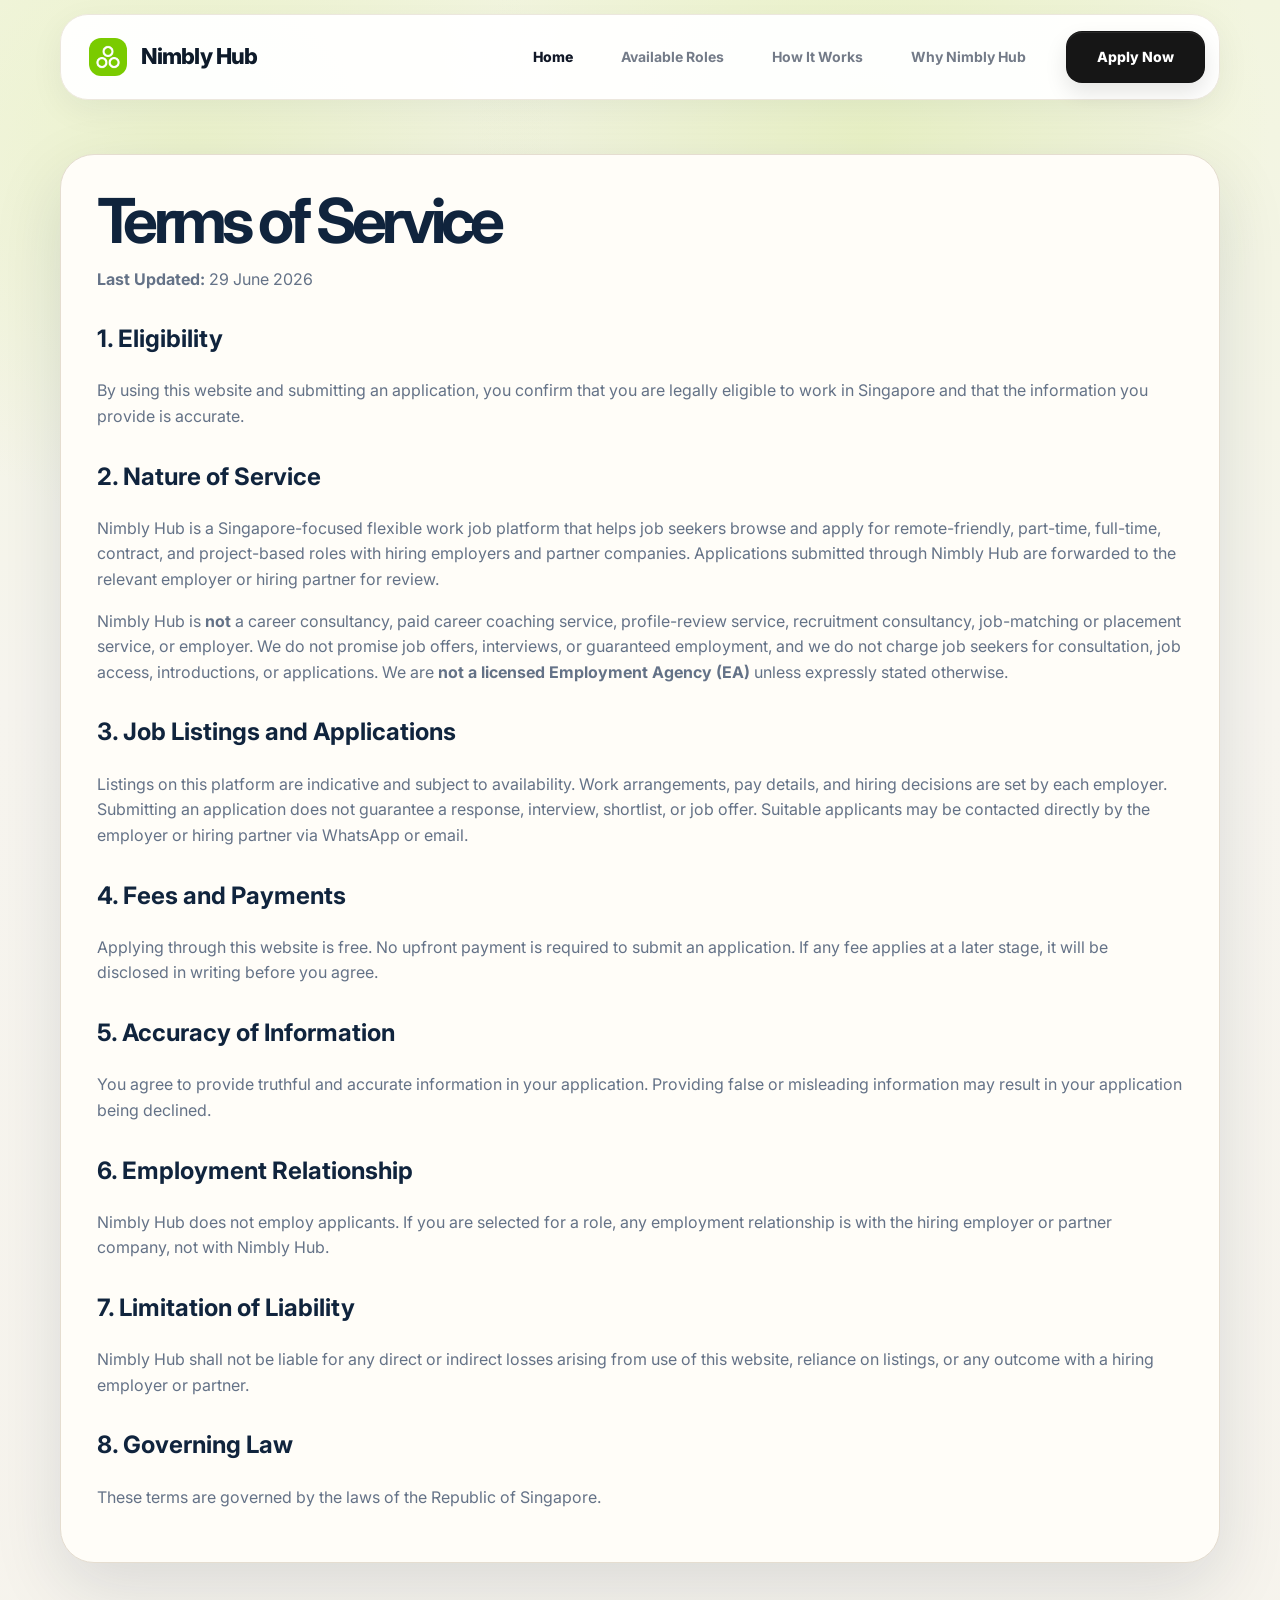
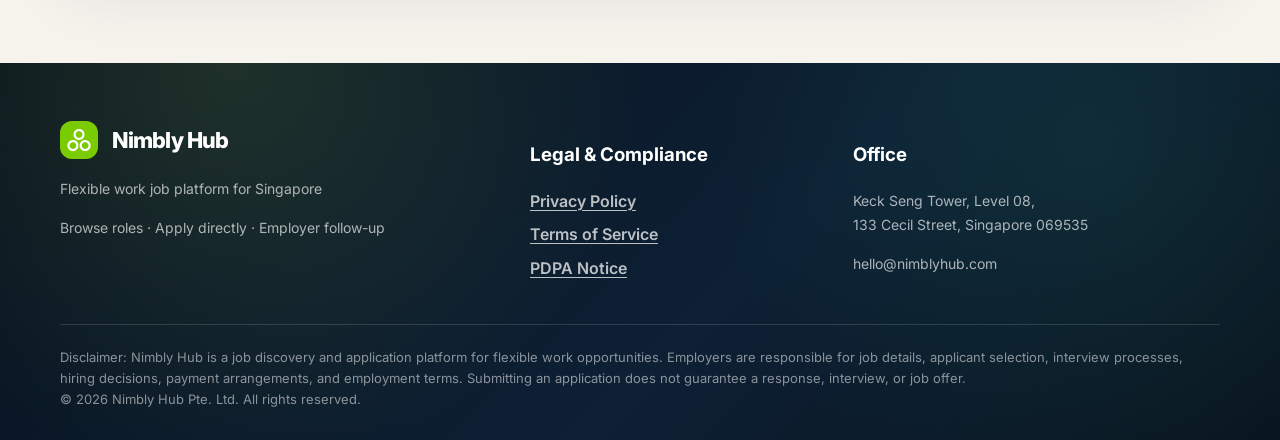
<file: terms-and-conditions/index.html>
<!doctype html>
<html lang="en">
<head>
  <meta charset="utf-8">
  <meta name="viewport" content="width=device-width, initial-scale=1">
  <!-- Google Tag Manager -->
  <script>(function(w,d,s,l,i){w[l]=w[l]||[];w[l].push({'gtm.start':
  new Date().getTime(),event:'gtm.js'});var f=d.getElementsByTagName(s)[0],
  j=d.createElement(s),dl=l!='dataLayer'?'&l='+l:'';j.async=true;j.src=
  'https://www.googletagmanager.com/gtm.js?id='+i+dl;f.parentNode.insertBefore(j,f);
  })(window,document,'script','dataLayer','GTM-P2M9WGLP');</script>
  <!-- End Google Tag Manager -->
  <title>Terms of Service | Nimbly Hub</title>
  <link rel="icon" href="/assets/favicon.png" type="image/png">
  <link rel="apple-touch-icon" href="/assets/favicon.png">
  <link rel="preconnect" href="https://fonts.googleapis.com">
  <link rel="preconnect" href="https://fonts.gstatic.com" crossorigin>
  <link href="https://fonts.googleapis.com/css2?family=Inter:wght@400;600;700;800;900&display=swap" rel="stylesheet">
  <link rel="stylesheet" href="/styles.css">
</head>
<body>
<!-- Google Tag Manager (noscript) -->
<noscript><iframe src="https://www.googletagmanager.com/ns.html?id=GTM-P2M9WGLP"
height="0" width="0" style="display:none;visibility:hidden"></iframe></noscript>
<!-- End Google Tag Manager (noscript) -->
<header class="site-header">
  <div class="container navbar">
    <a class="brand" href="/"><img class="logo-mark" src="/assets/logo-mark.png" alt="" width="38" height="38"><span>Nimbly Hub</span></a>
    <nav class="nav-links">
      <a href="/">Home</a>
      <a href="/#openings">Available Roles</a>
      <a href="/#how-it-works">How It Works</a>
      <a href="/#why-nimblyhub">Why Nimbly Hub</a>
      <a class="btn secondary" href="/#apply">Apply Now</a>
    </nav>
    <button class="menu-toggle" aria-label="Open menu" title="Menu">&#9776;</button>
  </div>
</header>
<main class="legal-hero">
  <div class="container">
    <article class="legal-card reveal">
      <h1>Terms of Service</h1>
      <p><strong>Last Updated:</strong> 29 June 2026</p>
      <h2>1. Eligibility</h2>
      <p>By using this website and submitting an application, you confirm that you are legally eligible to work in Singapore and that the information you provide is accurate.</p>
      <h2>2. Nature of Service</h2>
      <p>Nimbly Hub is a Singapore-focused flexible work job platform that helps job seekers browse and apply for remote-friendly, part-time, full-time, contract, and project-based roles with hiring employers and partner companies. Applications submitted through Nimbly Hub are forwarded to the relevant employer or hiring partner for review.</p>
      <p>Nimbly Hub is <strong>not</strong> a career consultancy, paid career coaching service, profile-review service, recruitment consultancy, job-matching or placement service, or employer. We do not promise job offers, interviews, or guaranteed employment, and we do not charge job seekers for consultation, job access, introductions, or applications. We are <strong>not a licensed Employment Agency (EA)</strong> unless expressly stated otherwise.</p>
      <h2>3. Job Listings and Applications</h2>
      <p>Listings on this platform are indicative and subject to availability. Work arrangements, pay details, and hiring decisions are set by each employer. Submitting an application does not guarantee a response, interview, shortlist, or job offer. Suitable applicants may be contacted directly by the employer or hiring partner via WhatsApp or email.</p>
      <h2>4. Fees and Payments</h2>
      <p>Applying through this website is free. No upfront payment is required to submit an application. If any fee applies at a later stage, it will be disclosed in writing before you agree.</p>
      <h2>5. Accuracy of Information</h2>
      <p>You agree to provide truthful and accurate information in your application. Providing false or misleading information may result in your application being declined.</p>
      <h2>6. Employment Relationship</h2>
      <p>Nimbly Hub does not employ applicants. If you are selected for a role, any employment relationship is with the hiring employer or partner company, not with Nimbly Hub.</p>
      <h2>7. Limitation of Liability</h2>
      <p>Nimbly Hub shall not be liable for any direct or indirect losses arising from use of this website, reliance on listings, or any outcome with a hiring employer or partner.</p>
      <h2>8. Governing Law</h2>
      <p>These terms are governed by the laws of the Republic of Singapore.</p>
    </article>
  </div>
</main>
<footer class="site-footer">
  <div class="container">
    <div class="footer-grid">
      <div><a class="brand" href="/"><img class="logo-mark" src="/assets/logo-mark.png" alt="" width="38" height="38"><span>Nimbly Hub</span></a><p>Flexible work job platform for Singapore</p><p>Browse roles &middot; Apply directly &middot; Employer follow-up</p></div>
      <div><h3>Legal &amp; Compliance</h3><div class="footer-links"><a href="/privacy-policy">Privacy Policy</a><a href="/terms-and-conditions">Terms of Service</a><a href="/pdpa">PDPA Notice</a></div></div>
      <div><h3>Office</h3><p>Keck Seng Tower, Level 08,<br>133 Cecil Street, Singapore 069535</p><p><a href="mailto:hello@nimblyhub.com">hello@nimblyhub.com</a></p></div>
    </div>
    <div class="footer-bottom">Disclaimer: Nimbly Hub is a job discovery and application platform for flexible work opportunities. Employers are responsible for job details, applicant selection, interview processes, hiring decisions, payment arrangements, and employment terms. Submitting an application does not guarantee a response, interview, or job offer.<br>&copy; 2026 Nimbly Hub Pte. Ltd. All rights reserved.</div>
  </div>
</footer>
<script src="/script.js"></script>
</body>
</html>
</file>
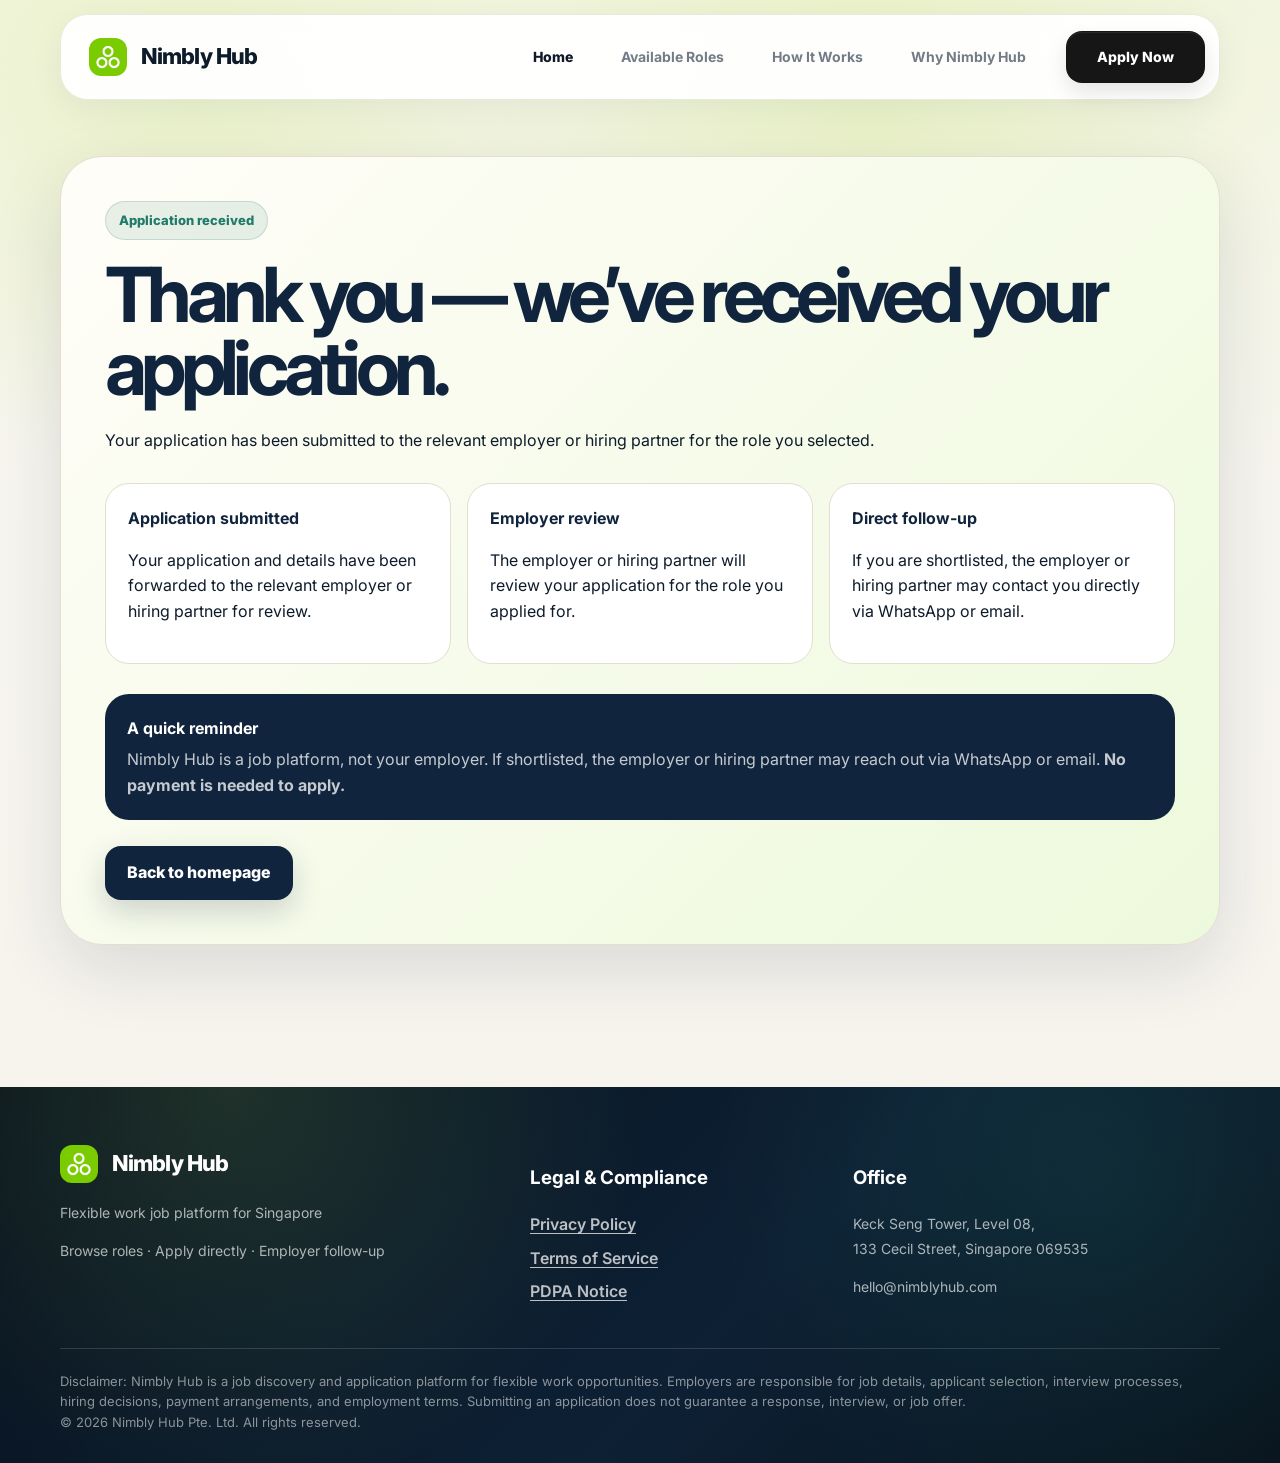
<file: thank-you/index.html>
<!doctype html>
<html lang="en">
<head>
  <meta charset="utf-8">
  <meta name="viewport" content="width=device-width, initial-scale=1">
  <!-- Google Tag Manager -->
  <script>(function(w,d,s,l,i){w[l]=w[l]||[];w[l].push({'gtm.start':
  new Date().getTime(),event:'gtm.js'});var f=d.getElementsByTagName(s)[0],
  j=d.createElement(s),dl=l!='dataLayer'?'&l='+l:'';j.async=true;j.src=
  'https://www.googletagmanager.com/gtm.js?id='+i+dl;f.parentNode.insertBefore(j,f);
  })(window,document,'script','dataLayer','GTM-P2M9WGLP');</script>
  <!-- End Google Tag Manager -->
  <title>Thank You | Nimbly Hub</title>
  <link rel="icon" href="/assets/favicon.png" type="image/png">
  <link rel="apple-touch-icon" href="/assets/favicon.png">
  <link rel="preconnect" href="https://fonts.googleapis.com">
  <link rel="preconnect" href="https://fonts.gstatic.com" crossorigin>
  <link href="https://fonts.googleapis.com/css2?family=Inter:wght@400;600;700;800;900&display=swap" rel="stylesheet">
  <link rel="stylesheet" href="/styles.css">
</head>
<body>
<!-- Google Tag Manager (noscript) -->
<noscript><iframe src="https://www.googletagmanager.com/ns.html?id=GTM-P2M9WGLP"
height="0" width="0" style="display:none;visibility:hidden"></iframe></noscript>
<!-- End Google Tag Manager (noscript) -->
<header class="site-header">
  <div class="container navbar">
    <a class="brand" href="/"><img class="logo-mark" src="/assets/logo-mark.png" alt="" width="38" height="38"><span>Nimbly Hub</span></a>
    <nav class="nav-links">
      <a href="/">Home</a>
      <a href="/#openings">Available Roles</a>
      <a href="/#how-it-works">How It Works</a>
      <a href="/#why-nimblyhub">Why Nimbly Hub</a>
      <a class="btn secondary" href="/#apply">Apply Now</a>
    </nav>
    <button class="menu-toggle" aria-label="Open menu" title="Menu">&#9776;</button>
  </div>
</header>
<main class="thankyou">
  <div class="container">
    <div class="thankyou-card reveal">
      <div class="eyebrow">Application received</div>
      <h1>Thank you — we&rsquo;ve received your application.</h1>
      <p>Your application has been submitted to the relevant employer or hiring partner for the role you selected.</p>
      <div class="steps">
        <div class="step">
          <strong>Application submitted</strong>
          <p>Your application and details have been forwarded to the relevant employer or hiring partner for review.</p>
        </div>
        <div class="step">
          <strong>Employer review</strong>
          <p>The employer or hiring partner will review your application for the role you applied for.</p>
        </div>
        <div class="step">
          <strong>Direct follow-up</strong>
          <p>If you are shortlisted, the employer or hiring partner may contact you directly via WhatsApp or email.</p>
        </div>
      </div>
      <div class="reminder">
        <strong>A quick reminder</strong>
        <p>Nimbly Hub is a job platform, not your employer. If shortlisted, the employer or hiring partner may reach out via WhatsApp or email. <strong>No payment is needed to apply.</strong></p>
      </div>
      <br>
      <a class="btn" href="/">Back to homepage</a>
    </div>
  </div>
</main>
<footer class="site-footer">
  <div class="container">
    <div class="footer-grid">
      <div><a class="brand" href="/"><img class="logo-mark" src="/assets/logo-mark.png" alt="" width="38" height="38"><span>Nimbly Hub</span></a><p>Flexible work job platform for Singapore</p><p>Browse roles &middot; Apply directly &middot; Employer follow-up</p></div>
      <div><h3>Legal &amp; Compliance</h3><div class="footer-links"><a href="/privacy-policy">Privacy Policy</a><a href="/terms-and-conditions">Terms of Service</a><a href="/pdpa">PDPA Notice</a></div></div>
      <div><h3>Office</h3><p>Keck Seng Tower, Level 08,<br>133 Cecil Street, Singapore 069535</p><p><a href="mailto:hello@nimblyhub.com">hello@nimblyhub.com</a></p></div>
    </div>
    <div class="footer-bottom">Disclaimer: Nimbly Hub is a job discovery and application platform for flexible work opportunities. Employers are responsible for job details, applicant selection, interview processes, hiring decisions, payment arrangements, and employment terms. Submitting an application does not guarantee a response, interview, or job offer.<br>&copy; 2026 Nimbly Hub Pte. Ltd. All rights reserved.</div>
  </div>
</footer>
<script src="/script.js"></script>
</body>
</html>
</file>
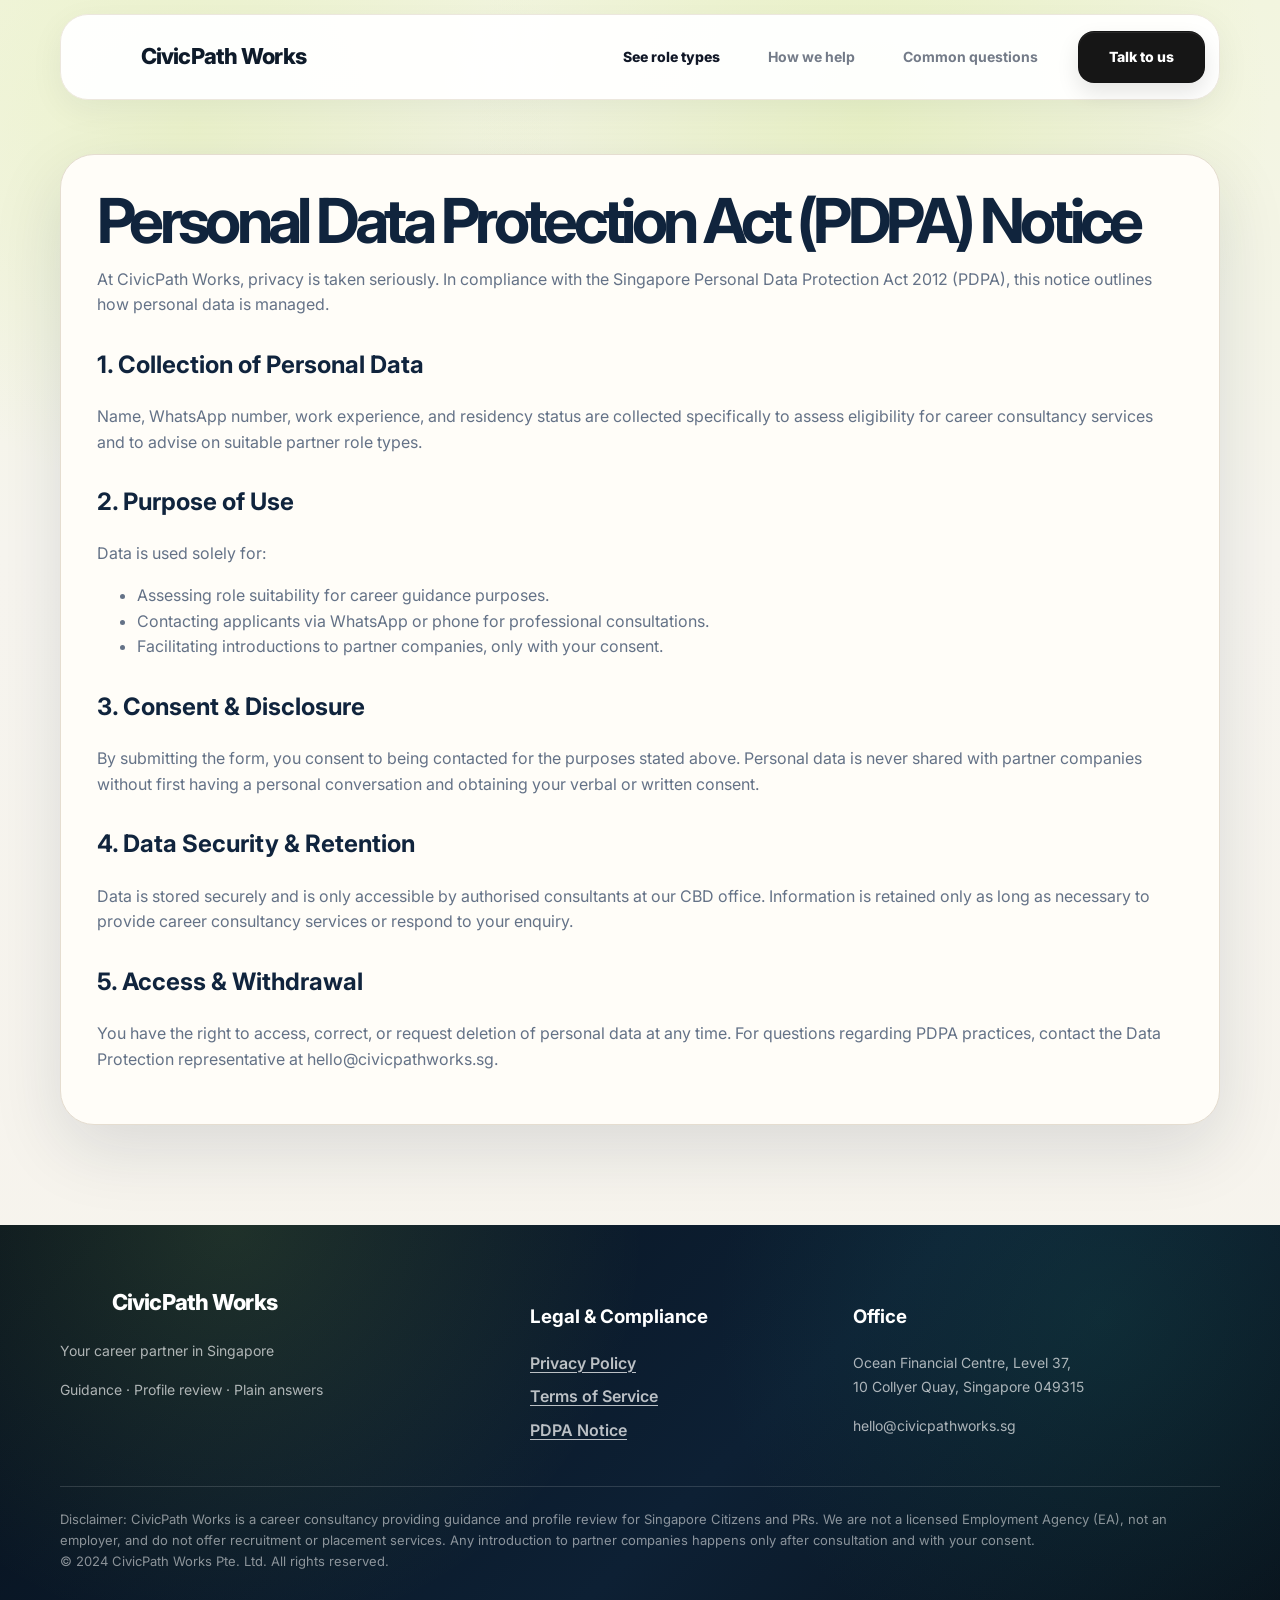
<file: pdpa.html>
<!doctype html>
<html lang="en">
<head>
  <meta charset="utf-8">
  <meta name="viewport" content="width=device-width, initial-scale=1">
  <title>PDPA Notice | CivicPath Works</title>
  <link rel="preconnect" href="https://fonts.googleapis.com">
  <link rel="preconnect" href="https://fonts.gstatic.com" crossorigin>
  <link href="https://fonts.googleapis.com/css2?family=Inter:wght@400;600;700;800;900&display=swap" rel="stylesheet">
  <link rel="stylesheet" href="styles.css">
</head>
<body>
<header class="site-header">
  <div class="container navbar">
    <a class="brand" href="/"><span class="logo-mark"></span><span>CivicPath Works</span></a>
    <nav class="nav-links">
      <a href="/#openings">See role types</a>
      <a href="/#support">How we help</a>
      <a href="/#questions">Common questions</a>
      <a class="btn secondary" href="/#conversation">Talk to us</a>
    </nav>
    <button class="menu-toggle" aria-label="Open menu" title="Menu">&#9776;</button>
  </div>
</header>
<main class="legal-hero">
  <div class="container">
    <article class="legal-card reveal">
      <h1>Personal Data Protection Act (PDPA) Notice</h1>
      <p>At CivicPath Works, privacy is taken seriously. In compliance with the Singapore Personal Data Protection Act 2012 (PDPA), this notice outlines how personal data is managed.</p>
      <h2>1. Collection of Personal Data</h2>
      <p>Name, WhatsApp number, work experience, and residency status are collected specifically to assess eligibility for career consultancy services and to advise on suitable partner role types.</p>
      <h2>2. Purpose of Use</h2>
      <p>Data is used solely for:</p>
      <ul>
        <li>Assessing role suitability for career guidance purposes.</li>
        <li>Contacting applicants via WhatsApp or phone for professional consultations.</li>
        <li>Facilitating introductions to partner companies, only with your consent.</li>
      </ul>
      <h2>3. Consent &amp; Disclosure</h2>
      <p>By submitting the form, you consent to being contacted for the purposes stated above. Personal data is never shared with partner companies without first having a personal conversation and obtaining your verbal or written consent.</p>
      <h2>4. Data Security &amp; Retention</h2>
      <p>Data is stored securely and is only accessible by authorised consultants at our CBD office. Information is retained only as long as necessary to provide career consultancy services or respond to your enquiry.</p>
      <h2>5. Access &amp; Withdrawal</h2>
      <p>You have the right to access, correct, or request deletion of personal data at any time. For questions regarding PDPA practices, contact the Data Protection representative at <a href="mailto:hello@civicpathworks.sg">hello@civicpathworks.sg</a>.</p>
    </article>
  </div>
</main>
<footer class="site-footer">
  <div class="container">
    <div class="footer-grid">
      <div><a class="brand" href="/"><span class="logo-mark"></span><span>CivicPath Works</span></a><p>Your career partner in Singapore</p><p>Guidance · Profile review · Plain answers</p></div>
      <div><h3>Legal &amp; Compliance</h3><div class="footer-links"><a href="/privacy-policy">Privacy Policy</a><a href="/terms-and-conditions">Terms of Service</a><a href="/pdpa">PDPA Notice</a></div></div>
      <div><h3>Office</h3><p>Ocean Financial Centre, Level 37,<br>10 Collyer Quay, Singapore 049315</p><p><a href="mailto:hello@civicpathworks.sg">hello@civicpathworks.sg</a></p></div>
    </div>
    <div class="footer-bottom">Disclaimer: CivicPath Works is a career consultancy providing guidance and profile review for Singapore Citizens and PRs. We are not a licensed Employment Agency (EA), not an employer, and do not offer recruitment or placement services. Any introduction to partner companies happens only after consultation and with your consent.<br>&copy; 2024 CivicPath Works Pte. Ltd. All rights reserved.</div>
  </div>
</footer>
<script src="script.js"></script>
</body>
</html>
</file>
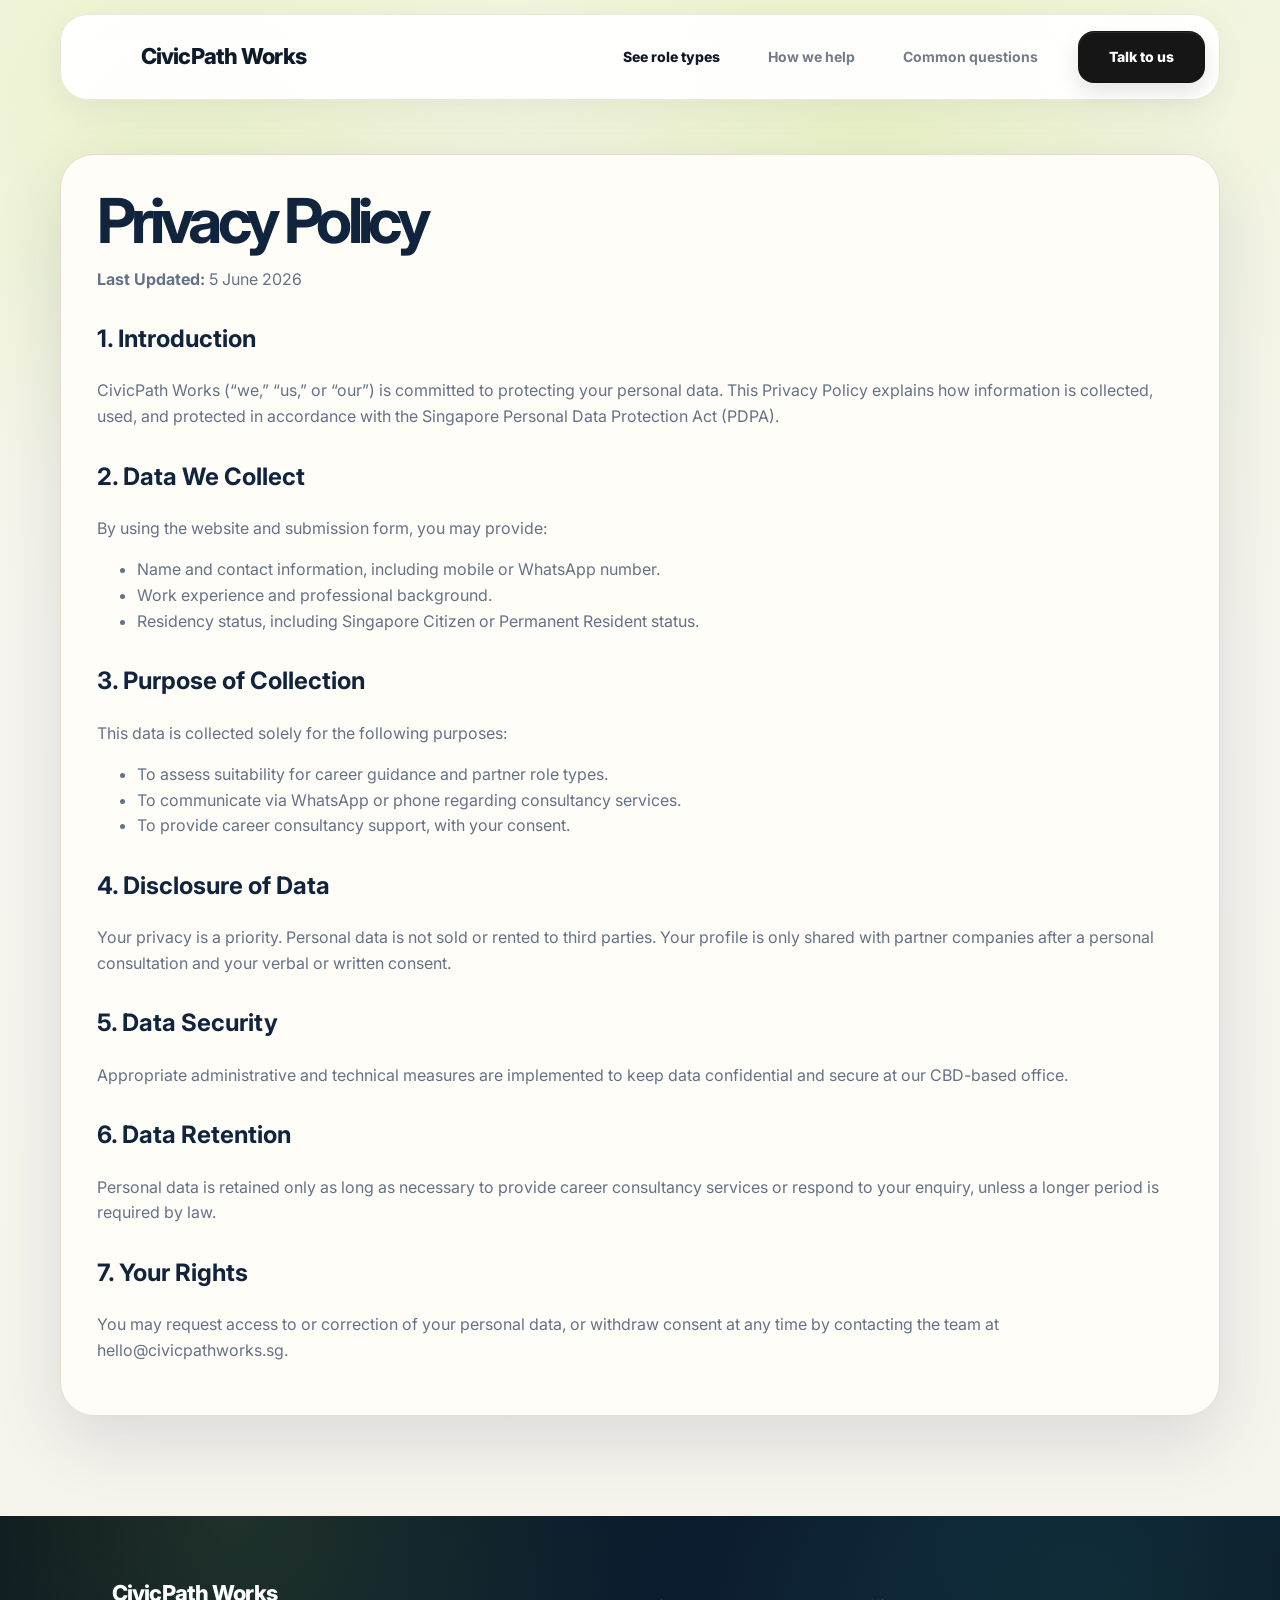
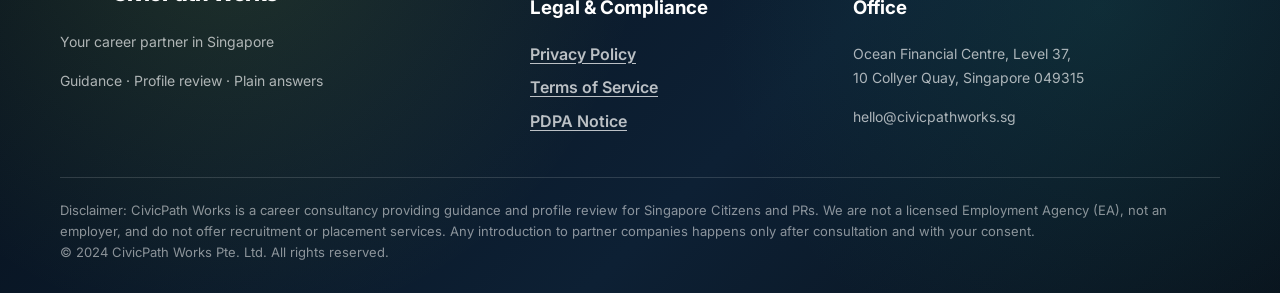
<file: privacy.html>
<!doctype html>
<html lang="en">
<head>
  <meta charset="utf-8">
  <meta name="viewport" content="width=device-width, initial-scale=1">
  <title>Privacy Policy | CivicPath Works</title>
  <link rel="preconnect" href="https://fonts.googleapis.com">
  <link rel="preconnect" href="https://fonts.gstatic.com" crossorigin>
  <link href="https://fonts.googleapis.com/css2?family=Inter:wght@400;600;700;800;900&display=swap" rel="stylesheet">
  <link rel="stylesheet" href="styles.css">
</head>
<body>
<header class="site-header">
  <div class="container navbar">
    <a class="brand" href="/"><span class="logo-mark"></span><span>CivicPath Works</span></a>
    <nav class="nav-links">
      <a href="/#openings">See role types</a>
      <a href="/#support">How we help</a>
      <a href="/#questions">Common questions</a>
      <a class="btn secondary" href="/#conversation">Talk to us</a>
    </nav>
    <button class="menu-toggle" aria-label="Open menu" title="Menu">&#9776;</button>
  </div>
</header>
<main class="legal-hero">
  <div class="container">
    <article class="legal-card reveal">
      <h1>Privacy Policy</h1>
      <p><strong>Last Updated:</strong> 5 June 2026</p>
      <h2>1. Introduction</h2>
      <p>CivicPath Works (&ldquo;we,&rdquo; &ldquo;us,&rdquo; or &ldquo;our&rdquo;) is committed to protecting your personal data. This Privacy Policy explains how information is collected, used, and protected in accordance with the Singapore Personal Data Protection Act (PDPA).</p>
      <h2>2. Data We Collect</h2>
      <p>By using the website and submission form, you may provide:</p>
      <ul>
        <li>Name and contact information, including mobile or WhatsApp number.</li>
        <li>Work experience and professional background.</li>
        <li>Residency status, including Singapore Citizen or Permanent Resident status.</li>
      </ul>
      <h2>3. Purpose of Collection</h2>
      <p>This data is collected solely for the following purposes:</p>
      <ul>
        <li>To assess suitability for career guidance and partner role types.</li>
        <li>To communicate via WhatsApp or phone regarding consultancy services.</li>
        <li>To provide career consultancy support, with your consent.</li>
      </ul>
      <h2>4. Disclosure of Data</h2>
      <p>Your privacy is a priority. Personal data is not sold or rented to third parties. Your profile is only shared with partner companies after a personal consultation and your verbal or written consent.</p>
      <h2>5. Data Security</h2>
      <p>Appropriate administrative and technical measures are implemented to keep data confidential and secure at our CBD-based office.</p>
      <h2>6. Data Retention</h2>
      <p>Personal data is retained only as long as necessary to provide career consultancy services or respond to your enquiry, unless a longer period is required by law.</p>
      <h2>7. Your Rights</h2>
      <p>You may request access to or correction of your personal data, or withdraw consent at any time by contacting the team at <a href="mailto:hello@civicpathworks.sg">hello@civicpathworks.sg</a>.</p>
    </article>
  </div>
</main>
<footer class="site-footer">
  <div class="container">
    <div class="footer-grid">
      <div><a class="brand" href="/"><span class="logo-mark"></span><span>CivicPath Works</span></a><p>Your career partner in Singapore</p><p>Guidance · Profile review · Plain answers</p></div>
      <div><h3>Legal &amp; Compliance</h3><div class="footer-links"><a href="/privacy-policy">Privacy Policy</a><a href="/terms-and-conditions">Terms of Service</a><a href="/pdpa">PDPA Notice</a></div></div>
      <div><h3>Office</h3><p>Ocean Financial Centre, Level 37,<br>10 Collyer Quay, Singapore 049315</p><p><a href="mailto:hello@civicpathworks.sg">hello@civicpathworks.sg</a></p></div>
    </div>
    <div class="footer-bottom">Disclaimer: CivicPath Works is a career consultancy providing guidance and profile review for Singapore Citizens and PRs. We are not a licensed Employment Agency (EA), not an employer, and do not offer recruitment or placement services. Any introduction to partner companies happens only after consultation and with your consent.<br>&copy; 2024 CivicPath Works Pte. Ltd. All rights reserved.</div>
  </div>
</footer>
<script src="script.js"></script>
</body>
</html>
</file>
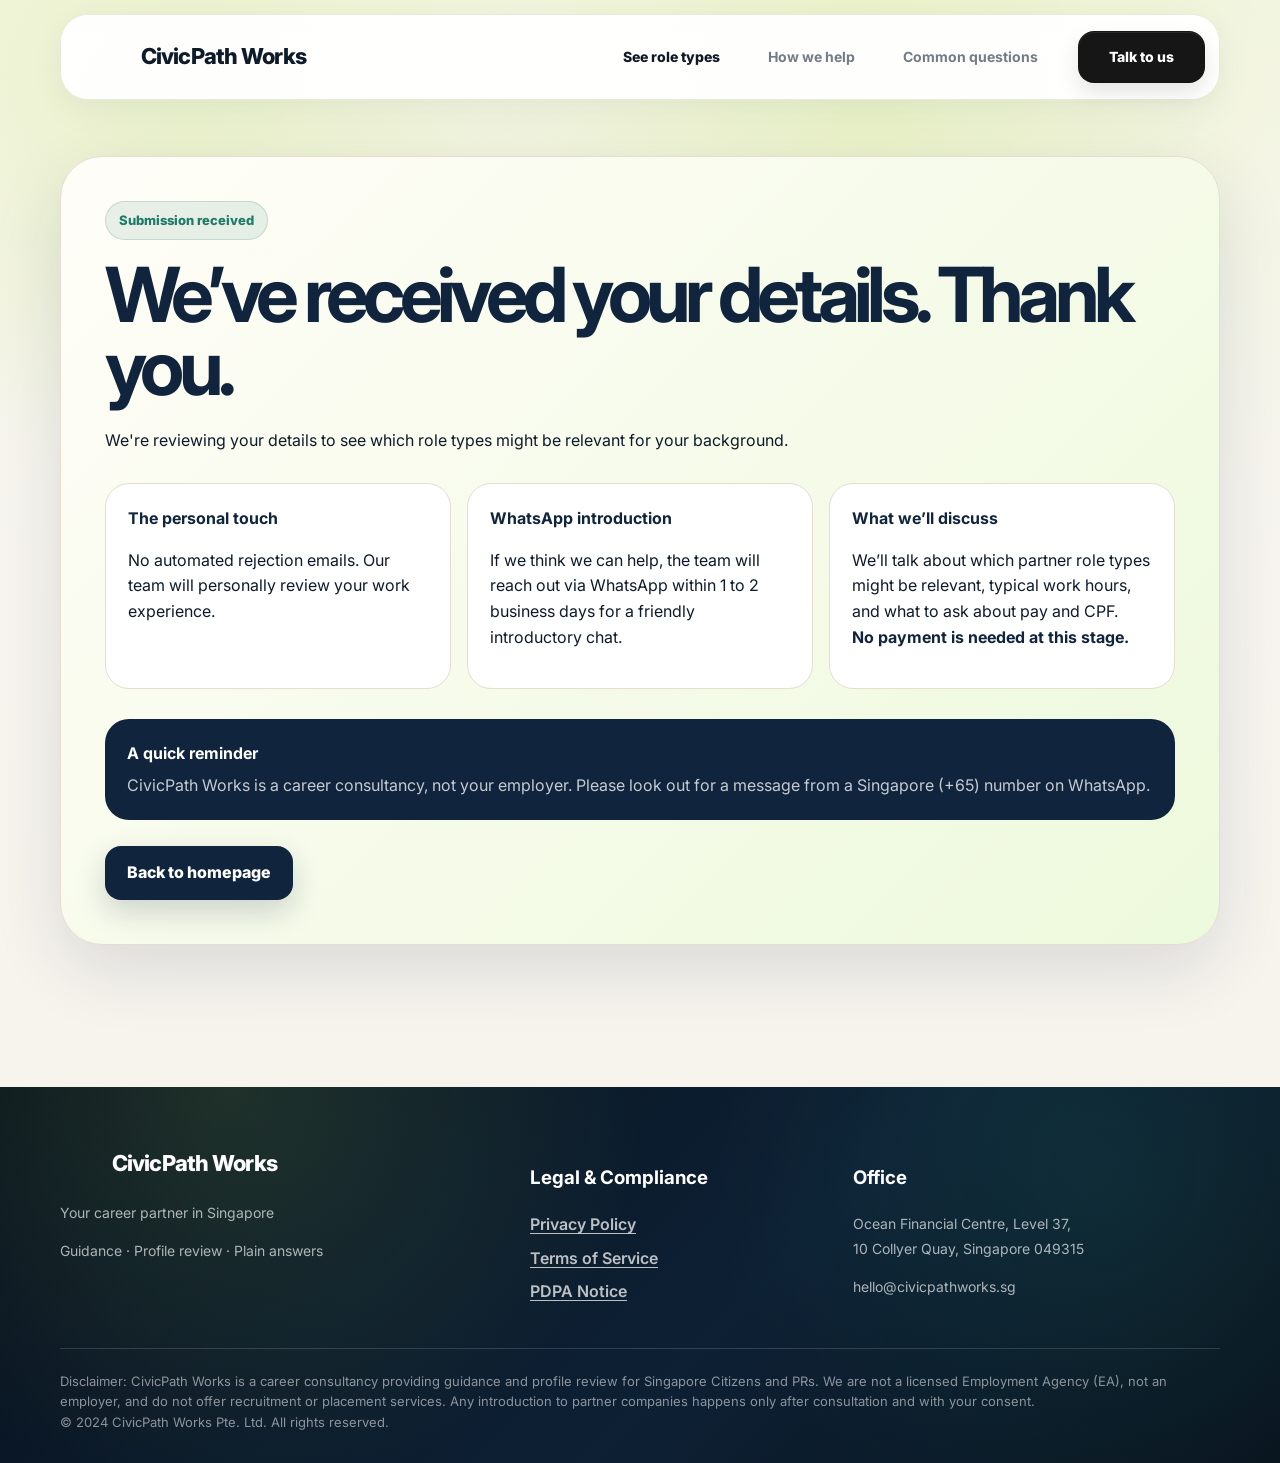
<file: thank-you.html>
<!doctype html>
<html lang="en">
<head>
  <meta charset="utf-8">
  <meta name="viewport" content="width=device-width, initial-scale=1">
  <title>Thank You | CivicPath Works</title>
  <link rel="preconnect" href="https://fonts.googleapis.com">
  <link rel="preconnect" href="https://fonts.gstatic.com" crossorigin>
  <link href="https://fonts.googleapis.com/css2?family=Inter:wght@400;600;700;800;900&display=swap" rel="stylesheet">
  <link rel="stylesheet" href="styles.css">
</head>
<body>
<header class="site-header">
  <div class="container navbar">
    <a class="brand" href="/"><span class="logo-mark"></span><span>CivicPath Works</span></a>
    <nav class="nav-links">
      <a href="/#openings">See role types</a>
      <a href="/#support">How we help</a>
      <a href="/#questions">Common questions</a>
      <a class="btn secondary" href="/#conversation">Talk to us</a>
    </nav>
    <button class="menu-toggle" aria-label="Open menu" title="Menu">&#9776;</button>
  </div>
</header>
<main class="thankyou">
  <div class="container">
    <div class="thankyou-card reveal">
      <div class="eyebrow">Submission received</div>
      <h1>We&rsquo;ve received your details. Thank you.</h1>
      <p>We're reviewing your details to see which role types might be relevant for your background.</p>
      <div class="steps">
        <div class="step">
          <strong>The personal touch</strong>
          <p>No automated rejection emails. Our team will personally review your work experience.</p>
        </div>
        <div class="step">
          <strong>WhatsApp introduction</strong>
          <p>If we think we can help, the team will reach out via WhatsApp within 1 to 2 business days for a friendly introductory chat.</p>
        </div>
        <div class="step">
          <strong>What we&rsquo;ll discuss</strong>
          <p>We&rsquo;ll talk about which partner role types might be relevant, typical work hours, and what to ask about pay and CPF. <strong>No payment is needed at this stage.</strong></p>
        </div>
      </div>
      <div class="reminder">
        <strong>A quick reminder</strong>
        <p>CivicPath Works is a career consultancy, not your employer. Please look out for a message from a Singapore (+65) number on WhatsApp.</p>
      </div>
      <br>
      <a class="btn" href="/">Back to homepage</a>
    </div>
  </div>
</main>
<footer class="site-footer">
  <div class="container">
    <div class="footer-grid">
      <div><a class="brand" href="/"><span class="logo-mark"></span><span>CivicPath Works</span></a><p>Your career partner in Singapore</p><p>Guidance · Profile review · Plain answers</p></div>
      <div><h3>Legal &amp; Compliance</h3><div class="footer-links"><a href="/privacy-policy">Privacy Policy</a><a href="/terms-and-conditions">Terms of Service</a><a href="/pdpa">PDPA Notice</a></div></div>
      <div><h3>Office</h3><p>Ocean Financial Centre, Level 37,<br>10 Collyer Quay, Singapore 049315</p><p><a href="mailto:hello@civicpathworks.sg">hello@civicpathworks.sg</a></p></div>
    </div>
    <div class="footer-bottom">Disclaimer: CivicPath Works is a career consultancy providing guidance and profile review for Singapore Citizens and PRs. We are not a licensed Employment Agency (EA), not an employer, and do not offer recruitment or placement services. Any introduction to partner companies happens only after consultation and with your consent.<br>&copy; 2024 CivicPath Works Pte. Ltd. All rights reserved.</div>
  </div>
</footer>
<script src="script.js"></script>
</body>
</html>
</file>
<file: styles.css>
:root{
  --ink:#0e1b2a;
  --muted:#647287;
  --bg:#f6f3ec;
  --paper:#fffdf8;
  --line:#e5ddd0;
  --accent:#1f7a68;
  --accent-2:#b8f05a;
  --navy:#10243d;
  --gold:#f1c46a;
  --shadow:0 24px 70px rgba(16,36,61,.12);
  --radius:28px;
}
*{box-sizing:border-box}
html{scroll-behavior:smooth}
body{
  margin:0;
  font-family:Inter,ui-sans-serif,system-ui,-apple-system,BlinkMacSystemFont,"Segoe UI",Arial,sans-serif;
  color:var(--ink);
  background:
    radial-gradient(circle at 72% 9%, rgba(241,244,207,.78), transparent 24rem),
    radial-gradient(circle at 16% 4%, rgba(214,223,186,.66), transparent 22rem),
    linear-gradient(180deg, #eef1dc 0%, #f7f5ef 22%, #f7f5ef 100%);
  line-height:1.6;
}
a{color:inherit;text-decoration:none}
.container{width:min(1160px,calc(100% - 40px));margin:0 auto}
.site-header{
  position:sticky;
  top:14px;
  z-index:90;
  background:transparent;
  border-bottom:0;
  backdrop-filter:none;
  transition:top .25s ease;
  padding-bottom:6px;
}
.navbar{
  min-height:84px;
  display:flex;
  align-items:center;
  gap:0;
  background:rgba(255,255,255,.95);
  border:1px solid #ece7dd;
  border-radius:28px;
  box-shadow:0 10px 34px rgba(16,36,61,.06);
  overflow:visible;
}
.site-header.scrolled .navbar{
  box-shadow:0 18px 44px rgba(16,36,61,.12);
}
.brand{
  display:flex;
  align-items:center;
  gap:14px;
  font-weight:800;
  letter-spacing:-.04em;
  font-size:22px;
  height:84px;
  padding:0 28px;
  flex:0 0 auto;
  border-right:1px solid #ece7dd;
}
.logo-mark{width:38px;height:38px;border-radius:12px;display:block;flex-shrink:0;object-fit:contain;box-shadow:none}
.nav-links{
  display:flex;
  align-items:center;
  gap:0;
  color:#737b88;
  font-size:14px;
  font-weight:700;
  margin-left:auto;
  padding-right:14px;
  height:84px;
}
.nav-links a{
  display:flex;
  align-items:center;
  justify-content:center;
  height:84px;
  padding:0 24px;
  transition:color .2s ease;
  white-space:nowrap;
}
.nav-links a:hover{color:#111827}
.nav-links a:first-child{color:#111827;font-weight:800}
.btn{display:inline-flex;align-items:center;justify-content:center;gap:10px;border:0;border-radius:16px;padding:14px 22px;font-weight:800;cursor:pointer;transition:.2s ease;background:var(--navy);color:white;box-shadow:0 12px 30px rgba(16,36,61,.18)}
.btn:hover{transform:translateY(-2px);box-shadow:0 18px 38px rgba(16,36,61,.22)}
.btn.secondary{background:var(--paper);color:var(--ink);border:1px solid var(--line);box-shadow:none}
.nav-links .btn.secondary,
.nav-links a:last-child{
  height:52px;
  padding:0 30px;
  border-radius:16px;
  background:#161616;
  color:#fff;
  border:1px solid rgba(0,0,0,.06);
  box-shadow:inset 0 1px 0 rgba(255,255,255,.08), 0 10px 22px rgba(0,0,0,.10);
  margin-left:16px;
  align-self:center;
}
.nav-links .btn.secondary:hover,
.nav-links a:last-child:hover{color:#fff;transform:translateY(-1px)}
.menu-toggle{display:none;border:0;background:#161616;border-radius:16px;padding:10px 12px;font-weight:900;color:#fff;font-size:22px;line-height:1;min-width:48px;min-height:48px;align-items:center;justify-content:center;box-shadow:0 8px 20px rgba(0,0,0,.12);margin-right:16px}
.hero{padding:84px 0 62px;position:relative;overflow:hidden}
.hero-grid{display:grid;grid-template-columns:1.05fr .95fr;align-items:center;gap:54px}
.eyebrow{display:inline-flex;align-items:center;gap:9px;background:rgba(31,122,104,.1);color:var(--accent);border:1px solid rgba(31,122,104,.18);border-radius:999px;padding:8px 13px;font-size:13px;font-weight:800;margin-bottom:18px}
h1{font-size:clamp(42px,6vw,76px);line-height:.96;letter-spacing:-.075em;margin:0 0 24px;color:var(--navy)}
.hero p{font-size:18px;color:#506177;max-width:660px;margin:0 0 30px}
.hero-actions{display:flex;align-items:center;gap:14px;flex-wrap:wrap}
.trust-strip{display:flex;gap:12px;flex-wrap:wrap;margin-top:28px;color:#506177;font-size:13px;font-weight:800}
.trust-strip span{padding:10px 12px;background:rgba(255,253,248,.75);border:1px solid var(--line);border-radius:999px}
.hero-panel{position:relative;background:linear-gradient(145deg,#12304f,#0e1b2a);border-radius:38px;padding:28px;min-height:520px;box-shadow:var(--shadow);overflow:hidden;color:white}
.hero-panel:before{content:"";position:absolute;inset:-120px -80px auto auto;width:280px;height:280px;border-radius:50%;background:rgba(184,240,90,.32);filter:blur(2px)}
.hero-card{position:relative;background:rgba(255,255,255,.1);border:1px solid rgba(255,255,255,.18);border-radius:28px;padding:22px;backdrop-filter:blur(16px);margin-bottom:18px}
.hero-card h3,.mini-card h4{margin:0 0 8px}.hero-card p,.mini-card p{margin:0;color:rgba(255,255,255,.74);font-size:14px}.progress{height:9px;background:rgba(255,255,255,.14);border-radius:999px;overflow:hidden;margin:16px 0}.progress span{display:block;height:100%;width:92%;background:linear-gradient(90deg,var(--accent-2),var(--gold));border-radius:999px}.mini-grid{display:grid;grid-template-columns:1fr 1fr;gap:14px}.mini-card{position:relative;background:rgba(255,255,255,.09);border:1px solid rgba(255,255,255,.16);border-radius:24px;padding:18px}.orb{position:absolute;right:25px;bottom:20px;width:155px;height:155px;border-radius:38px;background:linear-gradient(135deg,var(--accent-2),var(--gold));transform:rotate(12deg);opacity:.9}.section{padding:72px 0}.section-title{display:flex;align-items:end;justify-content:space-between;gap:26px;margin-bottom:28px}.section-title h2{font-size:clamp(32px,4vw,52px);letter-spacing:-.06em;line-height:1;margin:0;color:var(--navy)}.section-title p{margin:0;color:var(--muted);max-width:620px}.openings-grid{display:grid;grid-template-columns:repeat(3,1fr);gap:18px}.opening-card{background:var(--paper);border:1px solid var(--line);border-radius:var(--radius);padding:22px;box-shadow:0 14px 36px rgba(16,36,61,.06);position:relative;overflow:hidden}.opening-card:before{content:"";position:absolute;inset:0 0 auto;height:7px;background:linear-gradient(90deg,var(--accent),var(--accent-2))}.opening-top{display:flex;align-items:start;justify-content:space-between;gap:15px;margin-top:5px}.opening-card h3{margin:0;font-size:21px;letter-spacing:-.035em}.match{display:grid;place-items:center;min-width:64px;height:64px;border-radius:22px;background:#edf9dc;color:var(--accent);font-weight:900}.wage{display:inline-flex;margin:18px 0 14px;padding:8px 12px;border-radius:999px;background:#10243d;color:#fff;font-weight:900;font-size:14px}.opening-card p{color:var(--muted);margin:0 0 12px;font-size:14px}.note{border-top:1px solid var(--line);padding-top:13px;font-style:italic;color:#38475a!important}.advantage{background:var(--navy);color:white;border-radius:42px;padding:44px;box-shadow:var(--shadow);position:relative;overflow:hidden}.advantage:after{content:"";position:absolute;right:-65px;top:-70px;width:220px;height:220px;border-radius:50%;background:rgba(184,240,90,.2)}.advantage h2{font-size:clamp(34px,4vw,54px);line-height:1;letter-spacing:-.06em;margin:0 0 28px;max-width:760px}.adv-grid{display:grid;grid-template-columns:repeat(4,1fr);gap:16px;position:relative}.adv-item{background:rgba(255,255,255,.08);border:1px solid rgba(255,255,255,.14);border-radius:24px;padding:20px}.adv-icon{width:42px;height:42px;border-radius:15px;background:var(--accent-2);color:var(--navy);display:grid;place-items:center;font-weight:900;margin-bottom:14px}.adv-item h3{margin:0 0 8px}.adv-item p{margin:0;color:rgba(255,255,255,.72);font-size:14px}.faq-wrap{display:grid;grid-template-columns:.78fr 1.22fr;gap:30px}.faq-card{background:var(--paper);border:1px solid var(--line);border-radius:24px;margin-bottom:12px;overflow:hidden}.faq-q{width:100%;background:transparent;border:0;text-align:left;display:flex;align-items:center;justify-content:space-between;gap:16px;padding:20px 22px;font-weight:900;font-size:16px;color:var(--ink);cursor:pointer}.faq-a{display:none;padding:0 22px 20px;color:var(--muted)}.faq-card.active .faq-a{display:block}.contact-shell{display:grid;grid-template-columns:.9fr 1.1fr;gap:30px;align-items:stretch;background:linear-gradient(135deg,#fefbf3,#edf9dc);border:1px solid var(--line);border-radius:42px;padding:28px}.contact-copy{padding:26px}.contact-copy h2{font-size:clamp(32px,4vw,54px);line-height:1;letter-spacing:-.06em;color:var(--navy);margin:0 0 16px}.contact-copy p{color:var(--muted);margin:0 0 24px}.contact-badges{display:flex;gap:10px;flex-wrap:wrap}.contact-badges span{border:1px solid var(--line);background:rgba(255,255,255,.75);padding:10px 12px;border-radius:999px;font-weight:800;font-size:13px}.form-card{background:var(--paper);border:1px solid var(--line);border-radius:32px;padding:24px;box-shadow:0 18px 48px rgba(16,36,61,.08)}.field{margin-bottom:16px}.field label{display:block;font-size:13px;font-weight:900;margin-bottom:8px;color:#38475a}.field input{width:100%;border:1px solid var(--line);background:#fff;border-radius:16px;padding:15px 16px;font-size:15px;outline:none}.field input:focus{border-color:var(--accent);box-shadow:0 0 0 4px rgba(31,122,104,.1)}.phone-row{display:flex;gap:10px}.prefix{display:grid;place-items:center;min-width:74px;border:1px solid var(--line);border-radius:16px;background:#f8f4ea;font-weight:900;color:var(--navy)}.checks{display:grid;gap:11px;margin:18px 0}.check{display:flex;gap:10px;align-items:flex-start;color:#425166;font-size:14px}.recaptcha{height:78px;border:1px dashed #b9c0ca;background:#fbfbfb;border-radius:16px;display:flex;align-items:center;justify-content:space-between;padding:16px;margin:18px 0;color:#677487}.captcha-box{width:28px;height:28px;border:2px solid #9aa4b2;border-radius:5px;background:white}.submit-btn{width:100%;font-size:15px}.site-footer{margin-top:60px;background:#091521;color:white;padding:48px 0 24px}.footer-grid{display:grid;grid-template-columns:1.2fr .85fr 1.1fr;gap:28px}.site-footer .brand{margin-bottom:14px}.site-footer p,.site-footer li{color:rgba(255,255,255,.68);font-size:14px}.footer-links{display:grid;gap:10px}.footer-links a{color:rgba(255,255,255,.8);font-weight:700}.footer-bottom{border-top:1px solid rgba(255,255,255,.12);margin-top:30px;padding-top:20px;color:rgba(255,255,255,.55);font-size:13px}.legal-hero{padding:68px 0 28px}.legal-card{background:var(--paper);border:1px solid var(--line);border-radius:34px;padding:36px;box-shadow:var(--shadow)}.legal-card h1{font-size:clamp(36px,5vw,62px);margin-bottom:14px}.legal-card h2{color:var(--navy);margin-top:28px}.legal-card p,.legal-card li{color:var(--muted)}.thankyou{min-height:68vh;display:grid;align-items:center;padding:70px 0}.thankyou-card{background:linear-gradient(135deg,var(--paper),#edf9dc);border:1px solid var(--line);border-radius:42px;padding:44px;box-shadow:var(--shadow)}.steps{display:grid;grid-template-columns:repeat(3,1fr);gap:16px;margin:30px 0}.step{background:white;border:1px solid var(--line);border-radius:24px;padding:22px}.step strong{display:block;color:var(--navy);margin-bottom:8px}.reminder{background:#10243d;color:white;border-radius:24px;padding:22px;margin-top:18px}.reminder p{color:rgba(255,255,255,.76);margin:6px 0 0}.reveal{opacity:0;transform:translateY(18px);transition:.6s ease}.reveal.show{opacity:1;transform:none}
@media(max-width:980px){.nav-links{display:none;position:absolute;top:82px;left:20px;right:20px;background:var(--paper);border:1px solid var(--line);border-radius:24px;padding:18px;box-shadow:var(--shadow);flex-direction:column;align-items:flex-start}.nav-links.open{display:flex}.menu-toggle{display:block}.hero-grid,.faq-wrap,.contact-shell{grid-template-columns:1fr}.hero{padding-top:48px}.hero-panel{min-height:420px}.openings-grid{grid-template-columns:repeat(2,1fr)}.adv-grid,.steps{grid-template-columns:repeat(2,1fr)}.footer-grid{grid-template-columns:1fr 1fr}}
@media(max-width:640px){.container{width:min(100% - 28px,1160px)}.navbar{height:74px}.brand{font-size:18px}.logo-mark{width:38px;height:38px}.nav-links{top:74px}.hero{padding:38px 0 46px}h1{font-size:44px}.hero p{font-size:16px}.hero-actions .btn{width:100%}.hero-panel{border-radius:28px;padding:20px;min-height:auto}.mini-grid,.openings-grid,.adv-grid,.steps,.footer-grid{grid-template-columns:1fr}.section{padding:52px 0}.section-title{display:block}.section-title p{margin-top:14px}.advantage,.contact-shell,.thankyou-card{border-radius:30px;padding:24px}.phone-row{gap:8px}.footer-grid{gap:18px}}


/* Hero v2 redesign */
.hero-v2{
  padding:76px 0 34px;
  position:relative;
  overflow:hidden;
  background:
    linear-gradient(135deg, rgba(255,253,248,.88), rgba(237,249,220,.62)),
    radial-gradient(circle at 82% 12%, rgba(184,240,90,.24), transparent 28rem);
}
.hero-v2-bg{
  position:absolute;
  inset:24px 24px auto auto;
  width:min(42vw,520px);
  height:620px;
  border-radius:48px;
  background:linear-gradient(155deg,#10243d 0%,#163a58 54%,#1f7a68 100%);
  opacity:.95;
  box-shadow:var(--shadow);
  transform:rotate(-2deg);
}
.hero-v2-wrap{
  position:relative;
  display:grid;
  grid-template-columns:1fr .95fr;
  gap:52px;
  align-items:center;
}
.hero-v2-copy{padding:28px 0 20px}
.hero-v2-copy h1{
  max-width:760px;
  font-size:clamp(46px,6.2vw,84px);
  line-height:.94;
  letter-spacing:-.08em;
}
.hero-v2-copy p{
  font-size:18px;
  color:#506177;
  max-width:610px;
  margin:0 0 30px;
}
.hero-v2-stage{
  position:relative;
  min-height:560px;
  display:grid;
  place-items:center;
}
.career-window{
  width:min(100%,470px);
  background:rgba(255,253,248,.96);
  border:1px solid rgba(255,255,255,.55);
  border-radius:32px;
  box-shadow:0 30px 80px rgba(7,19,35,.25);
  overflow:hidden;
  transform:rotate(1.5deg);
}
.window-top{
  height:54px;
  display:flex;
  align-items:center;
  gap:9px;
  padding:0 20px;
  background:#0e1b2a;
}
.window-top span{
  width:11px;height:11px;border-radius:50%;
  background:rgba(255,255,255,.45);
}
.window-body{padding:24px}
.profile-row{
  display:flex;
  align-items:center;
  gap:14px;
  margin-bottom:22px;
}
.avatar-mark{
  width:62px;height:62px;border-radius:22px;
  display:grid;place-items:center;
  font-weight:900;
  color:var(--navy);
  background:linear-gradient(135deg,var(--accent-2),var(--gold));
}
.profile-row h3{margin:0;color:var(--navy);letter-spacing:-.04em}
.profile-row p{margin:2px 0 0;color:var(--muted);font-size:14px}
.match-list{display:grid;gap:12px}
.match-list div{
  display:flex;align-items:center;justify-content:space-between;
  padding:15px 16px;
  border-radius:18px;
  border:1px solid var(--line);
  background:#fff;
  font-weight:800;
  color:#425166;
}
.match-list strong{color:var(--accent);font-size:20px}
.status-card{
  position:absolute;
  z-index:2;
  background:#fffdf8;
  border:1px solid var(--line);
  border-radius:24px;
  padding:18px;
  box-shadow:0 24px 60px rgba(7,19,35,.18);
}
.status-card-main{
  top:54px;
  left:0;
  width:245px;
}
.status-label{
  display:inline-flex;
  margin-bottom:8px;
  padding:7px 10px;
  border-radius:999px;
  background:rgba(31,122,104,.1);
  color:var(--accent);
  font-size:12px;
  font-weight:900;
}
.status-card strong{display:block;color:var(--navy);font-size:22px;line-height:1.1}
.status-card p{margin:8px 0 0;color:var(--muted);font-size:13px}
.floating-note{
  position:absolute;
  z-index:3;
  border-radius:999px;
  background:var(--navy);
  color:white;
  padding:13px 16px;
  font-size:13px;
  font-weight:900;
  box-shadow:0 18px 45px rgba(7,19,35,.22);
}
.note-one{right:10px;top:125px}
.note-two{left:32px;bottom:118px;background:var(--accent)}
.hero-v2-metrics{
  grid-column:1 / -1;
  display:grid;
  grid-template-columns:repeat(3,1fr);
  gap:14px;
  margin-top:8px;
}
.hero-v2-metrics div{
  background:rgba(255,253,248,.82);
  border:1px solid var(--line);
  border-radius:24px;
  padding:18px 20px;
}
.hero-v2-metrics strong{
  display:block;
  color:var(--navy);
  font-size:24px;
  letter-spacing:-.04em;
}
.hero-v2-metrics span{
  color:var(--muted);
  font-size:13px;
  font-weight:800;
}

@media(max-width:980px){
  .hero-v2-bg{width:86vw;height:460px;inset:auto -14vw 80px auto}
  .hero-v2-wrap{grid-template-columns:1fr;gap:22px}
  .hero-v2-stage{min-height:500px}
  .status-card-main{left:8px;top:20px}
  .note-one{right:12px;top:94px}
  .note-two{left:22px;bottom:64px}
}
@media(max-width:640px){
  .hero-v2{padding:40px 0 28px}
  .hero-v2-bg{height:390px;top:410px;right:-38vw}
  .hero-v2-copy h1{font-size:43px}
  .hero-v2-stage{min-height:430px;place-items:end center}
  .career-window{border-radius:26px;transform:none}
  .status-card-main{position:relative;top:auto;left:auto;width:100%;margin-bottom:14px}
  .floating-note{font-size:12px;padding:10px 12px}
  .note-one{right:0;top:132px}
  .note-two{left:0;bottom:18px}
  .hero-v2-metrics{grid-template-columns:1fr}
}


/* Hero photo redesign */
.hero-photo{
  position:relative;
  overflow:hidden;
  padding:72px 0 34px;
  background:linear-gradient(180deg,#fffdf8 0%, #f6f1e5 100%);
}
.hero-photo-backdrop{
  position:absolute;
  inset:0;
  background:
    radial-gradient(circle at 12% 20%, rgba(184,240,90,.22), transparent 24rem),
    radial-gradient(circle at 86% 10%, rgba(31,122,104,.12), transparent 22rem),
    linear-gradient(180deg, rgba(255,255,255,.18), rgba(255,255,255,0));
}
.hero-photo-inner{
  position:relative;
  display:grid;
  gap:26px;
}
.hero-photo-copy{
  max-width:820px;
  text-align:center;
  margin:0 auto;
}
.hero-photo-copy h1{
  font-size:clamp(46px,6vw,80px);
  line-height:.94;
  letter-spacing:-.08em;
  margin-left:auto;
  margin-right:auto;
  max-width:900px;
}
.hero-photo-copy p{
  font-size:18px;
  color:#506177;
  max-width:760px;
  margin:0 auto 28px;
}
.hero-photo-copy .hero-actions{
  justify-content:center;
}
.hero-photo-panel{
  position:relative;
  max-width:1100px;
  width:100%;
  margin:0 auto;
  border-radius:40px;
  overflow:hidden;
  border:1px solid rgba(16,36,61,.08);
  box-shadow:0 28px 80px rgba(7,19,35,.14);
  background:#dbe6db;
}
.hero-photo-image{
  position:relative;
  height:450px;
}
.hero-photo-image:after{
  content:"";
  position:absolute;
  inset:0;
  background:linear-gradient(180deg, rgba(10,24,40,.06) 0%, rgba(10,24,40,.16) 100%);
}
.hero-photo-image img{
  width:100%;
  height:100%;
  object-fit:cover;
  display:block;
}
.hero-photo-card{
  position:absolute;
  z-index:2;
  background:rgba(255,253,248,.94);
  border:1px solid rgba(255,255,255,.62);
  border-radius:22px;
  padding:16px 18px;
  box-shadow:0 20px 50px rgba(7,19,35,.16);
  backdrop-filter:blur(10px);
}
.hero-photo-card strong{
  display:block;
  color:var(--navy);
  font-size:23px;
  line-height:1.08;
  letter-spacing:-.04em;
}
.hero-photo-card p{
  margin:7px 0 0;
  color:var(--muted);
  font-size:13px;
}
.hero-card-left{top:26px;left:26px;max-width:260px}
.hero-card-right{right:26px;bottom:76px;max-width:250px}
.mini-label{
  display:inline-flex;
  margin-bottom:8px;
  padding:7px 10px;
  border-radius:999px;
  background:rgba(31,122,104,.1);
  color:var(--accent);
  font-size:12px;
  font-weight:900;
}
.hero-photo-bottom{
  position:absolute;
  left:22px;
  right:22px;
  bottom:20px;
  z-index:2;
  display:flex;
  gap:10px;
  flex-wrap:wrap;
}
.hero-photo-bottom span{
  display:inline-flex;
  align-items:center;
  padding:11px 14px;
  border-radius:999px;
  background:rgba(16,36,61,.86);
  color:white;
  font-weight:800;
  font-size:13px;
  box-shadow:0 14px 36px rgba(7,19,35,.18);
}
@media(max-width:980px){
  .hero-photo{padding:52px 0 26px}
  .hero-photo-image{height:390px}
}
@media(max-width:640px){
  .hero-photo-copy h1{font-size:42px}
  .hero-photo-copy p{font-size:16px}
  .hero-photo-panel{border-radius:28px}
  .hero-photo-image{height:320px}
  .hero-photo-card{position:relative;left:auto;right:auto;top:auto;bottom:auto;margin:12px}
  .hero-card-right{margin-top:0}
  .hero-photo-bottom{position:relative;left:auto;right:auto;bottom:auto;padding:0 12px 14px}
  .hero-photo-bottom span{font-size:12px;padding:10px 12px}
}


/* Hero v4: simple background photo */
.hero-bg-simple{
  position:relative;
  min-height:680px;
  display:flex;
  align-items:center;
  overflow:hidden;
  padding:110px 0 90px;
  background:
    linear-gradient(90deg, rgba(8,21,34,.78) 0%, rgba(8,21,34,.58) 45%, rgba(8,21,34,.20) 100%),
    url("https://images.unsplash.com/photo-1497366754035-f200968a6e72?auto=format&fit=crop&w=1800&q=85") center / cover no-repeat;
}
.hero-bg-simple:after{
  content:"";
  position:absolute;
  inset:auto 0 0;
  height:120px;
  background:linear-gradient(180deg, rgba(255,253,248,0), var(--cream));
}
.hero-bg-content{
  position:relative;
  z-index:2;
  max-width:760px;
  margin-left:0;
}
.hero-bg-content .eyebrow{
  color:#d9f8a4;
  background:rgba(255,255,255,.12);
  border:1px solid rgba(255,255,255,.18);
  display:inline-flex;
  padding:9px 13px;
  border-radius:999px;
  backdrop-filter:blur(8px);
}
.hero-bg-content h1{
  color:#fff;
  font-size:clamp(48px,6.4vw,88px);
  line-height:.94;
  letter-spacing:-.08em;
  max-width:780px;
  margin:18px 0 22px;
}
.hero-bg-content p{
  color:rgba(255,255,255,.84);
  font-size:18px;
  line-height:1.75;
  max-width:660px;
  margin:0 0 30px;
}
.hero-bg-content .hero-actions{
  justify-content:flex-start;
}
.light-btn{
  background:rgba(255,255,255,.9) !important;
  color:var(--navy) !important;
  border-color:rgba(255,255,255,.35) !important;
}
@media(max-width:980px){
  .hero-bg-simple{
    min-height:620px;
    padding:88px 0 76px;
    background:
      linear-gradient(90deg, rgba(8,21,34,.82) 0%, rgba(8,21,34,.62) 58%, rgba(8,21,34,.34) 100%),
      url("https://images.unsplash.com/photo-1497366754035-f200968a6e72?auto=format&fit=crop&w=1400&q=85") center / cover no-repeat;
  }
}
@media(max-width:640px){
  .hero-bg-simple{
    min-height:590px;
    padding:72px 0 68px;
    background-position:center;
  }
  .hero-bg-content h1{font-size:42px}
  .hero-bg-content p{font-size:16px;line-height:1.65}
  .hero-bg-content .hero-actions .btn{width:100%;justify-content:center}
}


/* Hero v5: padded boxed background image */
.hero-bg-frame{
  padding:34px 0 28px;
  background:linear-gradient(180deg,#fffdf8 0%, #f6f1e5 100%);
  overflow:visible;
}
.hero-bg-frame .container{
  width:min(100% - 48px,1180px);
}
.hero-bg-frame .hero-bg-simple{
  min-height:660px;
  border-radius:42px;
  box-shadow:0 28px 80px rgba(7,19,35,.14);
  border:1px solid rgba(16,36,61,.08);
  padding:92px 64px;
  overflow:hidden;
  background:
    linear-gradient(90deg, rgba(8,21,34,.80) 0%, rgba(8,21,34,.58) 48%, rgba(8,21,34,.16) 100%),
    url("https://images.unsplash.com/photo-1497366754035-f200968a6e72?auto=format&fit=crop&w=1800&q=85") center / cover no-repeat;
}
.hero-bg-frame .hero-bg-simple:after{
  display:none;
}
.hero-bg-frame .hero-bg-content{
  max-width:720px;
}
@media(max-width:980px){
  .hero-bg-frame{
    padding:26px 0 22px;
  }
  .hero-bg-frame .container{
    width:min(100% - 36px,1180px);
  }
  .hero-bg-frame .hero-bg-simple{
    min-height:600px;
    border-radius:34px;
    padding:74px 42px;
    background:
      linear-gradient(90deg, rgba(8,21,34,.84) 0%, rgba(8,21,34,.66) 60%, rgba(8,21,34,.30) 100%),
      url("https://images.unsplash.com/photo-1497366754035-f200968a6e72?auto=format&fit=crop&w=1400&q=85") center / cover no-repeat;
  }
}
@media(max-width:640px){
  .hero-bg-frame{
    padding:18px 0 18px;
  }
  .hero-bg-frame .container{
    width:min(100% - 24px,1180px);
  }
  .hero-bg-frame .hero-bg-simple{
    min-height:560px;
    border-radius:28px;
    padding:54px 22px;
    background:
      linear-gradient(180deg, rgba(8,21,34,.82) 0%, rgba(8,21,34,.68) 100%),
      url("https://images.unsplash.com/photo-1497366754035-f200968a6e72?auto=format&fit=crop&w=1000&q=85") center / cover no-repeat;
  }
}


/* Match potential visual update */
.opening-top{
  align-items:flex-start;
}
.match-meter{
  --size:74px;
  flex:0 0 var(--size);
  width:var(--size);
  height:var(--size);
  border-radius:50%;
  display:grid;
  place-items:center;
  position:relative;
  background:
    conic-gradient(var(--accent) calc(var(--match) * 1%), #e9efe8 0);
  box-shadow:inset 0 0 0 1px rgba(16,36,61,.05), 0 12px 28px rgba(31,122,104,.12);
}
.match-meter:before{
  content:"";
  position:absolute;
  inset:8px;
  border-radius:50%;
  background:var(--paper);
  box-shadow:inset 0 0 0 1px rgba(16,36,61,.06);
}
.match-meter span,
.match-meter small{
  position:relative;
  z-index:1;
  display:block;
  text-align:center;
}
.match-meter span{
  color:var(--navy);
  font-size:19px;
  font-weight:900;
  line-height:1;
  letter-spacing:-.04em;
}
.match-meter small{
  margin-top:3px;
  color:var(--muted);
  font-size:9px;
  font-weight:900;
  text-transform:uppercase;
  letter-spacing:.08em;
}
.opening-card:hover .match-meter{
  transform:translateY(-2px);
  transition:.25s ease;
}
@media(max-width:640px){
  .match-meter{--size:66px}
  .match-meter span{font-size:17px}
}


/* V7 refinements: full-width hero photo + padded text content */
.hero-bg-full{
  padding:0;
  background:var(--cream);
}
.hero-bg-full .hero-bg-simple{
  min-height:690px;
  border-radius:0;
  box-shadow:none;
  border:0;
  display:flex;
  align-items:center;
  padding:76px 0 72px;
  background:
    linear-gradient(90deg, rgba(8,21,34,.82) 0%, rgba(8,21,34,.62) 44%, rgba(8,21,34,.18) 100%),
    url("https://images.unsplash.com/photo-1497366754035-f200968a6e72?auto=format&fit=crop&w=2000&q=85") center / cover no-repeat;
}
.hero-bg-full .hero-bg-content{
  max-width:760px;
  padding:42px 44px;
  border-radius:34px;
  background:rgba(8,21,34,.28);
  border:1px solid rgba(255,255,255,.14);
  backdrop-filter:blur(8px);
}
.hero-bg-full .hero-bg-simple:after{
  display:block;
  height:95px;
}
@media(max-width:980px){
  .hero-bg-full .hero-bg-simple{
    min-height:630px;
    padding:72px 0 68px;
    background:
      linear-gradient(90deg, rgba(8,21,34,.84) 0%, rgba(8,21,34,.66) 58%, rgba(8,21,34,.32) 100%),
      url("https://images.unsplash.com/photo-1497366754035-f200968a6e72?auto=format&fit=crop&w=1500&q=85") center / cover no-repeat;
  }
  .hero-bg-full .hero-bg-content{
    padding:34px 32px;
    max-width:700px;
  }
}
@media(max-width:640px){
  .hero-bg-full .hero-bg-simple{
    min-height:590px;
    padding:60px 0 58px;
    background:
      linear-gradient(180deg, rgba(8,21,34,.82) 0%, rgba(8,21,34,.68) 100%),
      url("https://images.unsplash.com/photo-1497366754035-f200968a6e72?auto=format&fit=crop&w=1000&q=85") center / cover no-repeat;
  }
  .hero-bg-full .hero-bg-content{
    padding:28px 22px;
    border-radius:26px;
  }
}

/* V7 refinements: horizontal Match Potential bars */
.opening-top{
  display:block;
  margin-top:8px;
}
.match-meter{
  display:none !important;
}
.match-bar{
  margin:18px 0 14px;
  padding:14px;
  border-radius:20px;
  background:linear-gradient(180deg,#f6f8ef,#ffffff);
  border:1px solid rgba(16,36,61,.08);
}
.match-bar-head{
  display:flex;
  justify-content:space-between;
  align-items:center;
  gap:12px;
  margin-bottom:9px;
}
.match-bar-head span{
  color:var(--muted);
  font-size:12px;
  font-weight:900;
  text-transform:uppercase;
  letter-spacing:.08em;
}
.match-bar-head strong{
  color:var(--accent);
  font-size:22px;
  line-height:1;
  font-weight:950;
  letter-spacing:-.05em;
}
.match-track{
  height:10px;
  border-radius:999px;
  background:#e8eee7;
  overflow:hidden;
  box-shadow:inset 0 0 0 1px rgba(16,36,61,.04);
}
.match-track span{
  display:block;
  width:var(--match);
  height:100%;
  border-radius:999px;
  background:linear-gradient(90deg,var(--accent),var(--accent-2));
}
.opening-card:hover .match-track span{
  filter:saturate(1.1);
}
@media(max-width:640px){
  .match-bar{padding:12px;border-radius:18px}
  .match-bar-head strong{font-size:20px}
}

/* V8: remove transparent/glass box from hero text */
.hero-bg-full .hero-bg-content{
  padding:42px 0;
  background:transparent !important;
  border:0 !important;
  backdrop-filter:none !important;
  border-radius:0 !important;
  box-shadow:none !important;
}
.hero-bg-full .hero-bg-content .eyebrow{
  background:transparent !important;
  border:0 !important;
  backdrop-filter:none !important;
  padding:0 !important;
  border-radius:0 !important;
  color:#d9f8a4;
}
@media(max-width:980px){
  .hero-bg-full .hero-bg-content{padding:34px 0;}
}
@media(max-width:640px){
  .hero-bg-full .hero-bg-content{padding:28px 0;}
}


/* V9: restore hero eyebrow pill + hero-style support section */
.hero-bg-full .hero-bg-content .eyebrow{
  display:inline-flex !important;
  align-items:center !important;
  gap:9px !important;
  background:rgba(255,255,255,.12) !important;
  border:1px solid rgba(255,255,255,.20) !important;
  border-radius:999px !important;
  padding:9px 13px !important;
  color:#d9f8a4 !important;
  backdrop-filter:blur(8px) !important;
}

.support-hero{
  position:relative;
  overflow:hidden;
  background:var(--cream);
  padding:0;
}
.support-hero-bg{
  position:relative;
  min-height:680px;
  display:flex;
  align-items:center;
  padding:76px 0 72px;
  overflow:hidden;
  background:
    linear-gradient(90deg, rgba(8,21,34,.86) 0%, rgba(8,21,34,.70) 48%, rgba(8,21,34,.28) 100%),
    url("https://images.unsplash.com/photo-1552664730-d307ca884978?auto=format&fit=crop&w=2000&q=85") center / cover no-repeat;
}
.support-hero-bg:after{
  content:"";
  position:absolute;
  inset:auto 0 0;
  height:95px;
  background:linear-gradient(180deg, rgba(255,253,248,0), var(--cream));
}
.support-hero-inner{
  position:relative;
  z-index:2;
  display:grid;
  grid-template-columns:.92fr 1.08fr;
  align-items:end;
  gap:44px;
}
.support-hero-copy{
  padding:12px 0;
  color:#fff;
}
.support-eyebrow{
  color:#d9f8a4 !important;
  background:rgba(255,255,255,.12) !important;
  border:1px solid rgba(255,255,255,.20) !important;
  border-radius:999px !important;
  padding:9px 13px !important;
}
.support-hero-copy h2{
  margin:18px 0 22px;
  color:#fff;
  font-size:clamp(42px,5.6vw,78px);
  line-height:.94;
  letter-spacing:-.08em;
  max-width:720px;
}
.support-hero-copy p{
  margin:0;
  color:rgba(255,255,255,.82);
  font-size:18px;
  line-height:1.75;
  max-width:620px;
}
.support-feature-grid{
  display:grid;
  grid-template-columns:1fr 1fr;
  gap:16px;
}
.support-feature{
  background:#fffdf8;
  border:1px solid rgba(255,255,255,.42);
  border-radius:24px;
  padding:22px;
  box-shadow:0 20px 54px rgba(7,19,35,.18);
}
.support-feature span{
  display:inline-flex;
  align-items:center;
  justify-content:center;
  width:42px;
  height:42px;
  border-radius:15px;
  background:var(--accent-2);
  color:var(--navy);
  font-weight:950;
  margin-bottom:18px;
}
.support-feature h3{
  margin:0 0 9px;
  color:var(--navy);
  font-size:20px;
  letter-spacing:-.035em;
}
.support-feature p{
  margin:0;
  color:var(--muted);
  font-size:14px;
  line-height:1.6;
}
@media(max-width:980px){
  .support-hero-bg{
    min-height:auto;
    padding:72px 0 68px;
    background:
      linear-gradient(90deg, rgba(8,21,34,.88) 0%, rgba(8,21,34,.72) 62%, rgba(8,21,34,.38) 100%),
      url("https://images.unsplash.com/photo-1552664730-d307ca884978?auto=format&fit=crop&w=1500&q=85") center / cover no-repeat;
  }
  .support-hero-inner{grid-template-columns:1fr;align-items:start;gap:26px}
  .support-hero-copy{padding:8px 0 10px}
}
@media(max-width:640px){
  .support-hero-bg{
    padding:60px 0 58px;
    background:
      linear-gradient(180deg, rgba(8,21,34,.86) 0%, rgba(8,21,34,.72) 100%),
      url("https://images.unsplash.com/photo-1552664730-d307ca884978?auto=format&fit=crop&w=1000&q=85") center / cover no-repeat;
  }
  .support-hero-copy{padding:6px 0 8px}
  .support-hero-copy h2{font-size:40px}
  .support-hero-copy p{font-size:16px;line-height:1.65}
  .support-feature-grid{grid-template-columns:1fr;gap:12px}
  .support-feature{border-radius:20px;padding:18px}
}


/* FAQ redesign v10 */
.faq-hero{
  margin:0;
  padding:0;
  position:relative;
  overflow:hidden;
}
.faq-hero-bg{
  position:relative;
  min-height:680px;
  display:flex;
  align-items:center;
  background:
    linear-gradient(90deg, rgba(8,21,34,.9) 0%, rgba(8,21,34,.78) 48%, rgba(8,21,34,.42) 100%),
    url("https://images.unsplash.com/photo-1519389950473-47ba0277781c?auto=format&fit=crop&w=1800&q=85") center / cover no-repeat;
}
.faq-hero-inner{
  display:grid;
  grid-template-columns:.9fr 1.1fr;
  gap:42px;
  align-items:center;
  padding-top:92px;
  padding-bottom:92px;
}
.faq-hero-copy{
  color:#fff;
  padding:20px 0;
}
.faq-eyebrow{
  display:inline-flex;
  background:rgba(255,255,255,.12) !important;
  color:#fff !important;
  border:1px solid rgba(255,255,255,.22) !important;
  border-radius:999px !important;
  padding:9px 13px !important;
}
.faq-hero-copy h2{
  margin:18px 0 22px;
  color:#fff;
  font-size:clamp(42px,5.2vw,72px);
  line-height:.96;
  letter-spacing:-.08em;
  max-width:680px;
}
.faq-hero-copy p{
  margin:0;
  max-width:600px;
  color:rgba(255,255,255,.82);
  font-size:18px;
  line-height:1.75;
}
.faq-mini-points{
  display:flex;
  flex-wrap:wrap;
  gap:10px;
  margin-top:26px;
}
.faq-mini-points span{
  color:#fff;
  border:1px solid rgba(255,255,255,.24);
  border-radius:999px;
  padding:10px 13px;
  font-weight:850;
  font-size:13px;
}
.faq-panel{
  display:grid;
  gap:14px;
}
.faq-panel .faq-card{
  background:#fffdf8;
  border:1px solid rgba(255,255,255,.55);
  border-radius:26px;
  margin:0;
  box-shadow:0 22px 54px rgba(7,19,35,.18);
  overflow:hidden;
}
.faq-panel .faq-q{
  padding:22px 24px;
  font-family:inherit;
  font-size:17px;
  font-weight:800;
  letter-spacing:-.02em;
  color:var(--navy);
}
.faq-panel .faq-q span{
  width:34px;
  height:34px;
  min-width:34px;
  border-radius:50%;
  display:grid;
  place-items:center;
  background:#edf9dc;
  color:var(--accent);
  font-weight:950;
}
.faq-panel .faq-card.active .faq-q span{
  background:var(--accent-2);
  color:var(--navy);
}
.faq-panel .faq-a{
  padding:0 24px 23px;
  color:var(--muted);
  line-height:1.65;
  font-size:15px;
}
@media(max-width:980px){
  .faq-hero-bg{
    min-height:auto;
    background:
      linear-gradient(90deg, rgba(8,21,34,.9) 0%, rgba(8,21,34,.75) 100%),
      url("https://images.unsplash.com/photo-1519389950473-47ba0277781c?auto=format&fit=crop&w=1400&q=85") center / cover no-repeat;
  }
  .faq-hero-inner{grid-template-columns:1fr;gap:30px;padding-top:82px;padding-bottom:76px}
  .faq-hero-copy{padding:0}
}
@media(max-width:640px){
  .faq-hero-bg{
    background:
      linear-gradient(180deg, rgba(8,21,34,.9) 0%, rgba(8,21,34,.74) 100%),
      url("https://images.unsplash.com/photo-1519389950473-47ba0277781c?auto=format&fit=crop&w=900&q=85") center / cover no-repeat;
  }
  .faq-hero-inner{padding-top:68px;padding-bottom:64px;gap:24px}
  .faq-hero-copy h2{font-size:39px}
  .faq-hero-copy p{font-size:16px;line-height:1.65}
  .faq-panel .faq-card{border-radius:21px}
  .faq-panel .faq-q{padding:19px 18px;font-size:15px}
  .faq-panel .faq-a{padding:0 18px 19px;font-size:14px}
}

/* V11: remove photo backgrounds from support and FAQ sections */
.support-hero,
.faq-hero{
  background:var(--cream);
}
.support-hero-bg,
.faq-hero-bg{
  background:
    radial-gradient(circle at 12% 18%, rgba(184,240,90,.30), transparent 28rem),
    radial-gradient(circle at 88% 14%, rgba(31,122,104,.16), transparent 26rem),
    linear-gradient(135deg,#fffdf8 0%, #f6f1e5 48%, #edf9dc 100%) !important;
  min-height:auto;
}
.support-hero-bg:before,
.faq-hero-bg:before{
  content:"";
  position:absolute;
  inset:24px;
  border:1px solid rgba(16,36,61,.08);
  border-radius:42px;
  pointer-events:none;
}
.support-hero-bg:after{
  display:none;
}
.support-hero-copy,
.faq-hero-copy{
  color:var(--ink);
}
.support-eyebrow,
.faq-eyebrow{
  color:var(--accent) !important;
  background:rgba(31,122,104,.10) !important;
  border:1px solid rgba(31,122,104,.18) !important;
  backdrop-filter:none !important;
}
.support-hero-copy h2,
.faq-hero-copy h2{
  color:var(--navy);
}
.support-hero-copy p,
.faq-hero-copy p{
  color:var(--muted);
}
.support-feature,
.faq-panel .faq-card{
  border:1px solid rgba(16,36,61,.08);
  box-shadow:0 18px 48px rgba(16,36,61,.08);
}
.faq-mini-points span{
  color:var(--navy);
  background:rgba(255,255,255,.68);
  border:1px solid rgba(16,36,61,.10);
}
@media(max-width:980px){
  .support-hero-bg,
  .faq-hero-bg{
    background:
      radial-gradient(circle at 8% 12%, rgba(184,240,90,.28), transparent 22rem),
      radial-gradient(circle at 92% 16%, rgba(31,122,104,.14), transparent 20rem),
      linear-gradient(135deg,#fffdf8 0%, #f6f1e5 50%, #edf9dc 100%) !important;
  }
  .support-hero-bg:before,
  .faq-hero-bg:before{inset:18px;border-radius:34px}
}
@media(max-width:640px){
  .support-hero-bg,
  .faq-hero-bg{
    background:
      radial-gradient(circle at 10% 8%, rgba(184,240,90,.24), transparent 18rem),
      linear-gradient(160deg,#fffdf8 0%, #f6f1e5 58%, #edf9dc 100%) !important;
  }
  .support-hero-bg:before,
  .faq-hero-bg:before{inset:12px;border-radius:26px}
}


/* V12: restore photo background for FAQ only */
.faq-hero{
  background:transparent;
}
.faq-hero-bg{
  min-height:680px;
  background:
    linear-gradient(90deg, rgba(8,21,34,.9) 0%, rgba(8,21,34,.78) 48%, rgba(8,21,34,.42) 100%),
    url("https://images.unsplash.com/photo-1519389950473-47ba0277781c?auto=format&fit=crop&w=1800&q=85") center / cover no-repeat !important;
}
.faq-hero-bg:before{
  display:none;
}
.faq-hero-copy{
  color:#fff;
}
.faq-eyebrow{
  background:rgba(255,255,255,.12) !important;
  color:#fff !important;
  border:1px solid rgba(255,255,255,.22) !important;
}
.faq-hero-copy h2{
  color:#fff;
}
.faq-hero-copy p{
  color:rgba(255,255,255,.82);
}
.faq-mini-points span{
  color:#fff;
  background:transparent;
  border:1px solid rgba(255,255,255,.24);
}
.faq-panel .faq-card{
  border:1px solid rgba(255,255,255,.55);
  box-shadow:0 22px 54px rgba(7,19,35,.18);
}
@media(max-width:980px){
  .faq-hero-bg{
    min-height:auto;
    background:
      linear-gradient(90deg, rgba(8,21,34,.9) 0%, rgba(8,21,34,.75) 100%),
      url("https://images.unsplash.com/photo-1519389950473-47ba0277781c?auto=format&fit=crop&w=1400&q=85") center / cover no-repeat !important;
  }
}
@media(max-width:640px){
  .faq-hero-bg{
    background:
      linear-gradient(180deg, rgba(8,21,34,.9) 0%, rgba(8,21,34,.74) 100%),
      url("https://images.unsplash.com/photo-1519389950473-47ba0277781c?auto=format&fit=crop&w=900&q=85") center / cover no-repeat !important;
  }
}


/* V13: remove outer frame/box lines from How we support you and Common questions sections */
.support-hero-bg:before,
.faq-hero-bg:before{
  content:none !important;
  display:none !important;
  border:0 !important;
}
.support-hero-bg,
.faq-hero-bg{
  box-shadow:none !important;
  outline:none !important;
}

@media(max-width:640px){.menu-toggle{font-size:24px;min-width:44px;min-height:44px;padding:8px 10px}}

/* V18: redesigned hero section */
.hero-modern-grid{
  position:relative;
  min-height:760px;
  padding:112px 0 88px;
  overflow:hidden;
  display:flex;
  align-items:center;
  background:transparent;
}
.hero-modern-bg{
  position:absolute;
  inset:-120px 0 0;
  background:
    linear-gradient(180deg, rgba(255,255,255,.08), rgba(247,245,239,.42)),
    url("assets/hero-bg-soft-grid.png") center top / cover no-repeat;
}
.hero-modern-bg:after{
  content:"";
  position:absolute;
  inset:0;
  background:
    radial-gradient(circle at 50% 34%, rgba(255,255,255,.66), transparent 26rem),
    linear-gradient(180deg, rgba(255,255,255,.02), rgba(247,245,239,.74));
}
.hero-modern-inner{
  position:relative;
  z-index:2;
  display:grid;
  gap:42px;
  justify-items:center;
  text-align:center;
}
.hero-modern-copy{
  max-width:940px;
  margin:0 auto;
}
.hero-modern-copy .eyebrow{
  margin-bottom:20px;
  background:rgba(255,253,248,.88);
  backdrop-filter:blur(10px);
  border-color:rgba(31,122,104,.16);
}
.hero-modern-copy h1{
  max-width:980px;
  margin:0 auto 20px;
  font-size:clamp(36px,5vw,56px);
  line-height:1.05;
  letter-spacing:-.06em;
}
.hero-modern-copy p{
  max-width:760px;
  margin:0 auto 16px;
  font-size:18px;
  color:#506177;
}
.hero-modern-copy .hero-sub{
  margin-bottom:28px;
  font-size:16px;
  color:#64748b;
}
.hero-modern-copy .hero-actions{
  justify-content:center;
}
.hero-modern-strip{
  width:min(980px,100%);
  display:grid;
  grid-template-columns:repeat(4,1fr);
  gap:14px;
  padding:14px;
  border-radius:34px;
  background:rgba(255,253,248,.76);
  border:1px solid rgba(229,221,208,.76);
  box-shadow:0 24px 70px rgba(16,36,61,.10);
  backdrop-filter:blur(14px);
}
.hero-modern-strip div{
  padding:18px 16px;
  border-radius:24px;
  background:rgba(255,255,255,.62);
  border:1px solid rgba(229,221,208,.62);
}
.hero-modern-strip .counter{
  display:block;
  color:var(--navy);
  font-size:clamp(32px,4vw,48px);
  letter-spacing:-.05em;
  line-height:1;
  margin-bottom:6px;
}
.hero-modern-strip span{
  display:block;
  margin-top:6px;
  color:var(--muted);
  font-size:13px;
  font-weight:800;
}
@media(max-width:980px){
  .hero-modern-grid{
    min-height:680px;
    padding:100px 0 72px;
  }
  .hero-modern-strip{
    grid-template-columns:repeat(2,1fr);
  }
}
@media(max-width:640px){
  .hero-modern-grid{
    min-height:auto;
    padding:76px 0 56px;
  }
  .hero-modern-copy h1{
    font-size:34px;
  }
  .hero-modern-copy p{
    font-size:16px;
  }
  .hero-modern-strip{
    grid-template-columns:repeat(2,1fr);
    border-radius:26px;
    padding:10px;
  }
  .hero-modern-strip div{
    padding:15px;
    border-radius:20px;
  }
}




/* V20: hero card layout inspired by reference */
.hero-modern-grid{
  min-height:860px;
}
.hero-modern-inner{
  position:relative;
  min-height:680px;
  gap:26px;
}
.hero-modern-copy{
  position:relative;
  z-index:3;
  max-width:760px;
}
.hero-modern-copy h1{
  max-width:760px;
}
.hero-modern-copy p{
  max-width:680px;
}
.hero-card-stage{
  position:absolute;
  inset:0;
  width:100%;
  z-index:1;
  pointer-events:none;
}
.hero-card-item{
  position:absolute;
  filter:drop-shadow(0 20px 48px rgba(16,36,61,.10));
}
.hero-card-item img{
  display:block;
  width:100%;
  height:auto;
}
.hero-card-1{
  left:-4px;
  top:36px;
  width:240px;
  animation:heroFloatOne 6.8s ease-in-out infinite;
}
.hero-card-2{
  right:-70px;
  top:40px;
  width:300px;
  animation:heroFloatTwo 7.2s ease-in-out infinite;
}
.hero-card-3{
  left:-52px;
  bottom:78px;
  width:310px;
  animation:heroFloatThree 6.4s ease-in-out infinite;
}
.hero-card-4{
  right:80px;
  bottom:96px;
  width:270px;
  animation:heroFloatFour 7s ease-in-out infinite;
}
.hero-card-4{
  overflow:visible;
}
.hero-trust-badge{
  position:absolute;
  left:228px;
  bottom:10px;
  z-index:2;
  width:210px !important;
  max-width:none;
  height:auto;
  filter:drop-shadow(0 18px 42px rgba(16,36,61,.10));
}
@keyframes heroFloatOne{0%,100%{transform:translateY(0)}50%{transform:translateY(-10px)}}
@keyframes heroFloatTwo{0%,100%{transform:translateY(0)}50%{transform:translateY(-9px)}}
@keyframes heroFloatThree{0%,100%{transform:translateY(0)}50%{transform:translateY(-12px)}}
@keyframes heroFloatFour{0%,100%{transform:translateY(0)}50%{transform:translateY(-10px)}}
.hero-modern-strip{
  position:relative;
  z-index:3;
  width:min(900px,100%);
  margin-top:6px;
}
@media(max-width:1180px){
  .hero-modern-grid{min-height:900px;}
  .hero-card-1{left:0; width:220px;}
  .hero-card-2{right:-52px; top:38px; width:275px;}
  .hero-card-3{left:-34px; width:280px; bottom:72px;}
  .hero-card-4{right:70px; width:248px; bottom:108px;}
  .hero-trust-badge{left:208px; bottom:6px; width:190px !important;}
}
@media(max-width:980px){
  .hero-modern-grid{min-height:auto; padding:96px 0 72px;}
  .hero-modern-inner{
    min-height:auto;
    display:grid;
    gap:26px;
  }
  .hero-card-stage{
    position:relative;
    inset:auto;
    display:grid;
    grid-template-columns:repeat(2,minmax(0,1fr));
    gap:18px;
    margin-top:8px;
    order:2;
  }
  .hero-card-item{
    position:relative;
    left:auto;
    right:auto;
    top:auto;
    bottom:auto;
    width:100% !important;
    animation:none;
    justify-self:center;
  }
  .hero-trust-badge{
    position:static;
    display:block;
    width:100% !important;
    margin-top:10px;
  }
  .hero-modern-copy{order:1;}
  .hero-modern-strip{order:3; width:100%;}
}
@media(max-width:640px){
  .hero-modern-grid{padding:78px 0 58px;}
  .hero-card-stage{grid-template-columns:1fr; gap:14px;}
}


/* V25: header redesign */
@media(max-width:980px){
  .site-header{top:10px;}
  .navbar{min-height:76px; padding-right:6px;}
  .brand{height:76px; padding:0 20px; font-size:20px;}
  .nav-links{
    display:none;
    position:absolute;
    top:88px;
    left:0;
    right:0;
    height:auto;
    margin-left:0;
    padding:16px;
    background:rgba(255,255,255,.98);
    border:1px solid #ece7dd;
    border-radius:24px;
    box-shadow:0 20px 48px rgba(16,36,61,.12);
    flex-direction:column;
    align-items:stretch;
    gap:4px;
  }
  .nav-links.open{display:flex}
  .nav-links a{
    height:auto;
    padding:14px 16px;
    justify-content:flex-start;
    border-radius:14px;
  }
  .nav-links a:last-child,
  .nav-links .btn.secondary{
    margin:8px 0 0;
    width:100%;
    justify-content:center;
    height:50px;
    padding:0 18px;
  }
  .menu-toggle{display:flex}
}
@media(max-width:640px){
  .container{width:min(100% - 24px,1160px)}
  .site-header{top:8px;}
  .navbar{min-height:70px; border-radius:22px;}
  .brand{height:70px; padding:0 16px; font-size:18px;}
  .logo-mark{width:34px;height:34px;border-radius:11px}
  .nav-links{top:82px; border-radius:20px;}
  .menu-toggle{font-size:22px; min-width:44px; min-height:44px; margin-right:10px;}
}


/* V26: continuous header background */
@media(max-width:980px){
  .hero-modern-grid{padding-top:98px;}
  .hero-modern-bg{inset:-110px 0 0;}
}
@media(max-width:640px){
  .hero-modern-grid{padding-top:88px;}
  .hero-modern-bg{inset:-96px 0 0;}
}


/* V27: force continuous header + hero background */
body{
  background:
    radial-gradient(circle at 68% 7%, rgba(224,238,174,.54), transparent 25rem),
    radial-gradient(circle at 15% 8%, rgba(224,238,174,.44), transparent 23rem),
    linear-gradient(180deg, #f2f5df 0%, #f7f5ef 34%, #f6f3ec 100%) !important;
}

.site-header{
  top:14px !important;
  background:transparent !important;
  padding-bottom:0 !important;
}

.hero-modern-grid{
  margin-top:-98px !important;
  padding-top:224px !important;
  background:
    radial-gradient(circle at 68% 7%, rgba(224,238,174,.54), transparent 25rem),
    radial-gradient(circle at 15% 8%, rgba(224,238,174,.44), transparent 23rem),
    linear-gradient(180deg, #f2f5df 0%, #fbfaf6 38%, #f7f5ef 100%) !important;
}

.hero-modern-bg{
  inset:0 !important;
  background:
    linear-gradient(180deg, rgba(255,255,255,.10), rgba(247,245,239,.38)),
    url("assets/hero-bg-soft-grid.png") center top / cover no-repeat !important;
  opacity:.72;
}

.hero-modern-bg:after{
  background:
    radial-gradient(circle at 50% 30%, rgba(255,255,255,.66), transparent 28rem),
    linear-gradient(180deg, rgba(255,255,255,.10), rgba(247,245,239,.72)) !important;
}

@media(max-width:980px){
  .hero-modern-grid{
    margin-top:-86px !important;
    padding-top:186px !important;
  }
}

@media(max-width:640px){
  .hero-modern-grid{
    margin-top:-78px !important;
    padding-top:158px !important;
  }
}


/* V28: even spacing for hero stats cards */
.hero-modern-strip{
  align-items:stretch;
}
.hero-modern-strip div{
  min-height:88px;
  display:flex;
  flex-direction:column;
  justify-content:center;
  align-items:center;
  text-align:center;
  padding:20px 18px !important;
}
.hero-modern-strip strong{
  margin-bottom:8px;
}
.hero-modern-strip span{
  margin-top:0;
  line-height:1.45;
}
@media(max-width:640px){
  .hero-modern-strip div{
    min-height:76px;
    padding:18px 16px !important;
  }
}




/* V30: softer footer layout without visible divider lines */
.site-footer{
  margin-top:72px !important;
  background:
    radial-gradient(circle at 18% 0%, rgba(184,240,90,.13), transparent 26rem),
    radial-gradient(circle at 86% 24%, rgba(31,122,104,.18), transparent 24rem),
    linear-gradient(135deg,#07111d 0%, #0d2034 58%, #09131d 100%) !important;
  color:white;
  padding:58px 0 30px !important;
}
.footer-grid{
  display:grid !important;
  grid-template-columns:1.2fr .8fr 1fr !important;
  gap:30px !important;
  align-items:start;
}
.site-footer .brand{
  margin-bottom:18px;
}
.footer-grid > div{
  padding:0 !important;
  border:0 !important;
  border-radius:0 !important;
  background:transparent !important;
}
.footer-grid > div:first-child{
  max-width:420px;
}
.site-footer h4{
  margin:0 0 16px;
  font-size:13px;
  letter-spacing:.08em;
  text-transform:uppercase;
  color:rgba(255,255,255,.95);
}
.site-footer p,
.site-footer li{
  color:rgba(255,255,255,.66) !important;
  font-size:14px;
  line-height:1.75;
}
.footer-links{
  display:flex !important;
  flex-direction:column;
  flex-wrap:nowrap;
  gap:8px !important;
}
.footer-links a{
  color:rgba(255,255,255,.72) !important;
  font-weight:600 !important;
  padding:0 !important;
  border-radius:0 !important;
  background:none !important;
  border:0 !important;
  box-shadow:none !important;
  text-decoration:underline;
  text-underline-offset:3px;
  transition:color .2s ease;
}
.footer-links a:after{
  content:"";
}
.footer-links a:hover{
  transform:none;
  background:none !important;
  color:var(--accent-2) !important;
}
.footer-bottom{
  display:flex;
  justify-content:space-between;
  gap:18px;
  align-items:center;
  border-top:0 !important;
  margin-top:36px !important;
  padding-top:0 !important;
  color:rgba(255,255,255,.52) !important;
  font-size:13px;
}
.footer-bottom:before{
  content:"";
  display:none !important;
}
@media(max-width:980px){
  .footer-grid{
    grid-template-columns:1fr 1fr !important;
    gap:28px !important;
  }
  .footer-grid > div:first-child{
    grid-column:1 / -1;
    max-width:100%;
  }
}
@media(max-width:640px){
  .site-footer{
    padding:44px 0 24px !important;
  }
  .footer-grid{
    grid-template-columns:1fr !important;
    gap:26px !important;
  }
  .footer-links{
    display:flex !important;
    flex-direction:column;
  }
  .footer-links a{
    width:auto;
    justify-content:flex-start;
    text-align:left;
  }
  .footer-bottom{
    display:block;
    margin-top:28px !important;
  }
}


/* V31: footer line + mobile hero cleanup */
.site-footer,
.site-footer *{
  border-left:0 !important;
  border-right:0 !important;
}

.footer-bottom{
  border-top:1px solid rgba(255,255,255,.14) !important;
  padding-top:22px !important;
  margin-top:34px !important;
}

.footer-grid > div,
.footer-grid > div:nth-child(2),
.footer-grid > div:nth-child(3){
  border-left:0 !important;
  box-shadow:none !important;
}

@media(max-width:640px){
  .hero-card-stage{
    display:none !important;
  }

  .hero-modern-inner{
    min-height:auto !important;
  }

  .hero-modern-grid{
    padding-bottom:48px !important;
  }
}


/* V32: mobile hamburger spacing */
@media(max-width:640px){
  .navbar{
    padding-right:12px !important;
  }

  .menu-toggle{
    margin-right:0 !important;
  }
}


/* V33: force mobile hamburger equal right padding */
@media(max-width:640px){
  .site-header .container.navbar{
    width:calc(100% - 24px) !important;
    margin-left:12px !important;
    margin-right:12px !important;
    padding-right:10px !important;
    padding-left:0 !important;
  }

  .site-header .menu-toggle{
    margin-left:auto !important;
    margin-right:0 !important;
    flex:0 0 auto !important;
  }

  .site-header .brand{
    flex:1 1 auto !important;
    min-width:0 !important;
  }
}


/* V34: remove footer divider line */
.footer-bottom{
  border-top:0 !important;
  padding-top:0 !important;
}


/* V35: remove header separator line */
.brand{
  border-right:0 !important;
}


/* V36: restore footer divider line */
.footer-bottom{
  border-top:1px solid rgba(255,255,255,.14) !important;
  padding-top:22px !important;
  margin-top:34px !important;
}


/* V37: match support heading spacing with FAQ */
.support-hero-copy h2{
  margin-top:10px !important;
}

.support-hero-copy .support-eyebrow,
.support-hero-copy .eyebrow{
  margin-bottom:10px !important;
}


/* V38: reduce FAQ eyebrow to heading spacing */
.faq-hero-copy h2{
  margin-top:10px !important;
}

.faq-hero-copy .faq-eyebrow,
.faq-hero-copy .eyebrow{
  margin-bottom:10px !important;
}


/* V39: align footer logo with text */
.site-footer .brand{
  padding-left:0 !important;
  padding-right:0 !important;
  height:auto !important;
}


/* V40: move hero floating cards slightly higher */
.hero-card-1{
  top:20px !important;
}
.hero-card-2{
  top:20px !important;
}
.hero-card-3{
  bottom:102px !important;
}
.hero-card-4{
  bottom:118px !important;
}

@media(max-width:1180px){
  .hero-card-1{
    top:18px !important;
  }
  .hero-card-2{
    top:18px !important;
  }
  .hero-card-3{
    bottom:94px !important;
  }
  .hero-card-4{
    bottom:122px !important;
  }
}


/* V41: tablet hamburger right alignment + remove line */
@media(max-width:980px){
  .site-header .container.navbar{
    width:calc(100% - 32px) !important;
    margin-left:16px !important;
    margin-right:16px !important;
    padding-right:12px !important;
    padding-left:0 !important;
  }

  .site-header .menu-toggle{
    margin-left:auto !important;
    margin-right:0 !important;
    flex:0 0 auto !important;
  }

  .site-header .brand{
    flex:1 1 auto !important;
    min-width:0 !important;
    border-right:0 !important;
  }

  .navbar{
    border-left:0 !important;
  }
}

@media(max-width:640px){
  .site-header .container.navbar{
    width:calc(100% - 24px) !important;
    margin-left:12px !important;
    margin-right:12px !important;
    padding-right:10px !important;
  }
}


/* V42: place hero photos above text on tablet */
@media(max-width:980px){
  .hero-card-stage{
    order:1 !important;
    margin-top:0 !important;
    margin-bottom:8px !important;
  }

  .hero-modern-copy{
    order:2 !important;
  }

  .hero-modern-strip{
    order:3 !important;
  }
}


/* V43: tablet hero cards beside text, smaller */
@media(min-width:641px) and (max-width:980px){
  .hero-modern-inner{
    display:grid !important;
    grid-template-columns:1fr .82fr !important;
    align-items:center !important;
    gap:28px !important;
    text-align:left !important;
  }

  .hero-modern-copy{
    order:1 !important;
    text-align:left !important;
    justify-self:start !important;
    max-width:100% !important;
  }

  .hero-modern-copy h1,
  .hero-modern-copy p{
    margin-left:0 !important;
    margin-right:0 !important;
  }

  .hero-modern-copy .hero-actions{
    justify-content:flex-start !important;
  }

  .hero-card-stage{
    order:2 !important;
    position:relative !important;
    display:grid !important;
    grid-template-columns:1fr 1fr !important;
    gap:10px !important;
    margin:0 !important;
    width:100% !important;
  }

  .hero-card-item{
    position:relative !important;
    left:auto !important;
    right:auto !important;
    top:auto !important;
    bottom:auto !important;
    width:100% !important;
    animation:none !important;
    filter:drop-shadow(0 12px 28px rgba(16,36,61,.08)) !important;
  }

  .hero-modern-strip{
    order:3 !important;
    grid-column:1 / -1 !important;
  }
}

@media(max-width:640px){
  .hero-card-stage{
    display:none !important;
  }
}

.openings-disclaimer{
  margin:0 0 28px;
  padding:18px 20px;
  border-radius:20px;
  background:rgba(31,122,104,.08);
  border:1px solid rgba(31,122,104,.16);
  color:var(--navy);
  font-size:15px;
  line-height:1.65;
}
.openings-disclaimer strong{
  display:block;
  margin-bottom:6px;
  font-weight:800;
}
.fit-tags{
  display:flex;
  flex-wrap:wrap;
  gap:8px;
  margin:0 0 12px;
}
.fit-tags span{
  display:inline-flex;
  align-items:center;
  padding:6px 10px;
  border-radius:999px;
  background:rgba(16,36,61,.06);
  color:var(--navy);
  font-size:12px;
  font-weight:700;
}
.role-meta{
  margin:0 0 12px;
  color:var(--muted);
  font-size:13px;
  font-weight:700;
}
.what-we-are,
.how-we-help{
  margin:20px 0 0;
  padding:16px 18px;
  border-radius:18px;
  background:rgba(16,36,61,.04);
  border:1px solid rgba(16,36,61,.08);
}
.what-we-are p,
.how-we-help p{
  margin:0 0 10px;
  color:var(--navy);
  font-size:14px;
  line-height:1.6;
}
.what-we-are p:last-child,
.how-we-help p:last-child{
  margin-bottom:0;
}
.contact-copy > p{
  margin-bottom:16px;
}
.contact-badges{
  margin-top:24px;
}
.conversion-outcomes{
  margin:20px 0 0;
  padding:0 0 0 18px;
  color:var(--navy);
  font-size:14px;
  line-height:1.7;
}
.conversion-outcomes li{
  margin-bottom:8px;
}
.conversion-outcomes li:last-child{
  margin-bottom:0;
}
.process-steps{
  display:grid;
  grid-template-columns:repeat(3,1fr);
  gap:10px;
  margin-top:20px;
}
.process-step{
  padding:14px 12px;
  border-radius:16px;
  background:rgba(31,122,104,.08);
  border:1px solid rgba(31,122,104,.14);
  text-align:center;
}
.process-step strong{
  display:block;
  font-size:22px;
  color:var(--accent);
  margin-bottom:6px;
}
.process-step span{
  display:block;
  font-size:12px;
  font-weight:700;
  color:var(--navy);
  line-height:1.4;
}
@media(max-width:640px){
  .process-steps{
    grid-template-columns:1fr;
  }
}
.form-fee-note{
  margin:0 0 16px;
  color:var(--muted);
  font-size:13px;
  line-height:1.6;
}
.match-bar-head strong{
  font-size:18px;
}


/* V44: hero cards clearance, stats gap, headline one-line */
.hero-card-1{
  top:4px !important;
}
.hero-card-2{
  top:4px !important;
}
.hero-card-3{
  bottom:148px !important;
}
.hero-card-4{
  bottom:162px !important;
}

@media(max-width:1180px){
  .hero-card-1{
    top:2px !important;
  }
  .hero-card-2{
    top:2px !important;
  }
  .hero-card-3{
    bottom:138px !important;
  }
  .hero-card-4{
    bottom:152px !important;
  }
}

.hero-modern-strip{
  margin-top:28px !important;
}

.hero-modern-copy h1{
  max-width:100% !important;
}

.hero-headline-lead{
  display:block;
}
.hero-headline-break{
  display:block;
}
@media(min-width:981px){
  .hero-headline-break{
    display:block;
  }
}
.hero-headline-follow{
  display:block;
  margin-top:0.12em;
}

@media(min-width:981px){
  .hero-headline-lead{
    white-space:normal;
    text-wrap:balance;
  }
  .hero-modern-copy h1{
    font-size:clamp(36px,4.8vw,52px) !important;
  }
}

.hero-modern-strip .hero-stat-label{
  display:block;
  color:var(--navy);
  font-size:clamp(17px,2.1vw,22px);
  line-height:1.2;
  letter-spacing:-.03em;
  font-weight:800;
  margin-bottom:6px;
}

.opening-cta{
  display:inline-flex;
  margin-top:14px;
  color:var(--accent);
  font-size:14px;
  font-weight:800;
  text-decoration:underline;
  text-underline-offset:3px;
}
.opening-cta:hover{
  color:var(--navy);
  text-decoration:underline;
}

.openings-fallback{
  margin:28px auto 0;
  max-width:min(920px,100%);
  text-align:center;
  text-wrap:balance;
  color:var(--muted);
  font-size:15px;
  line-height:1.65;
}
@media(max-width:640px){
  .openings-fallback{
    font-size:14px;
  }

  #conversation .contact-shell{
    padding:20px;
    gap:20px;
  }
  #conversation .contact-copy{
    padding:0;
  }
  #conversation .form-card{
    padding:20px;
  }
  #conversation .contact-copy .eyebrow,
  #conversation .contact-copy h2{
    margin-top:0;
  }

  .hero-modern-strip div{
    min-height:72px;
  }
}
.openings-fallback a{
  color:var(--accent);
  font-weight:800;
  text-decoration:underline;
  text-underline-offset:3px;
}
.openings-fallback a:hover{
  color:var(--navy);
}


/* V45: equal-height role cards — align titles, note line, and CTAs across each row */
.openings-grid{
  align-items:stretch;
}
.opening-card{
  display:flex;
  flex-direction:column;
  height:100%;
}
.opening-top{
  min-height:3.35em;
}
.opening-top h3{
  line-height:1.25;
}
.opening-card .fit-tags{
  min-height:2.75em;
}
.opening-card > p:not(.role-meta):not(.note){
  flex:1 1 auto;
  margin-bottom:12px;
}
.opening-card .note{
  flex-shrink:0;
  margin-top:0;
  margin-bottom:0;
}
.opening-cta{
  margin-top:14px;
  padding-top:0;
}

/* CDD form embed — dynamic height via postMessage, no fixed sizing */
#leadForm{
  overflow:visible;
}
#leadForm [data-cddform]{
  display:block;
  width:100%;
  overflow:visible;
  line-height:0;
}
#QBWpFormIFrame_1{
  display:block;
  width:100% !important;
  max-width:100%;
  border:0;
  height: 850px !important;
  vertical-align:top;
}

/* V46: editable benefits cards below the hero stats */
.benefits-section{
  padding-top:72px;
  padding-bottom:24px;
}
.benefits-section + .section{
  padding-top:48px;
}
.benefits-grid{
  display:grid;
  grid-template-columns:repeat(4,1fr);
  gap:16px;
}
.benefit-card{
  min-height:100%;
  display:flex;
  flex-direction:column;
  padding:22px;
  border-radius:var(--radius);
  background:var(--paper);
  border:1px solid var(--line);
  box-shadow:0 14px 36px rgba(16,36,61,.06);
  transition:transform .2s ease, box-shadow .2s ease, border-color .2s ease;
}
.benefit-card:hover{
  transform:translateY(-3px);
  border-color:rgba(31,122,104,.18);
  box-shadow:0 18px 46px rgba(16,36,61,.10);
}
.benefit-icon{
  width:46px;
  height:46px;
  display:grid;
  place-items:center;
  margin-bottom:18px;
  border-radius:16px;
  background:var(--accent-2);
  color:var(--navy);
  flex:0 0 auto;
}
.benefit-icon svg{
  width:24px;
  height:24px;
  display:block;
  fill:currentColor;
}
.benefit-card h2{
  margin:0 0 9px;
  color:var(--navy);
  font-size:20px;
  line-height:1.22;
  letter-spacing:-.035em;
}
.benefit-card p{
  margin:0;
  color:var(--muted);
  font-size:14px;
  line-height:1.6;
}
@media(max-width:980px){
  .benefits-section{
    padding-top:64px;
    padding-bottom:22px;
  }
  .benefits-section + .section{
    padding-top:42px;
  }
  .benefits-grid{
    grid-template-columns:repeat(2,1fr);
  }
}
@media(max-width:640px){
  .benefits-section{
    padding-top:52px;
    padding-bottom:18px;
  }
  .benefits-section + .section{
    padding-top:34px;
  }
  .benefits-grid{
    grid-template-columns:1fr;
    gap:12px;
  }
  .benefit-card{
    border-radius:22px;
    padding:18px;
  }
}

/* V47: requested hero CTA style swap + Marcus trust badge */
@media(max-width:640px){
  .hero-modern-copy{
    order:1 !important;
  }
  .hero-card-stage{
    display:none !important;
    order:2 !important;
    grid-template-columns:1fr !important;
    justify-items:center;
    margin:24px auto 0 !important;
    width:min(100%,300px) !important;
  }
  .hero-card-item:not(.hero-card-4){
    display:none !important;
  }
  .hero-card-4{
    display:block !important;
    position:relative !important;
    left:auto !important;
    right:auto !important;
    top:auto !important;
    bottom:auto !important;
    width:100% !important;
    max-width:270px;
    animation:none !important;
  }
  .hero-card-stage > .hero-trust-badge{
    position:static !important;
    display:block !important;
    width:100% !important;
    max-width:300px;
    margin:10px auto 0;
  }
  .hero-modern-strip{
    order:3 !important;
  }
}

/* V48: keep floating hero cards visible beside headline on laptop/desktop */
@media(min-width:981px){
  .hero-modern-inner{
    display:grid;
    grid-template-columns:minmax(170px,1fr) minmax(420px,580px) minmax(170px,1fr);
    grid-template-rows:auto;
    gap:26px;
    align-items:center;
    justify-items:stretch;
  }
  .hero-modern-copy{
    grid-column:2;
    grid-row:1;
    justify-self:center;
    max-width:100% !important;
    width:100%;
  }
  .hero-modern-copy h1{
    max-width:100% !important;
  }
  .hero-modern-copy p{
    max-width:100%;
  }
  .hero-card-stage{
    grid-column:1 / -1;
    grid-row:1;
  }
}

@media(min-width:981px) and (max-width:1280px){
  .hero-modern-inner{
    grid-template-columns:minmax(150px,1fr) minmax(380px,520px) minmax(150px,1fr);
  }
  .hero-modern-copy h1{
    font-size:clamp(30px,3.6vw,44px) !important;
  }
  .hero-card-1{
    left:-10px !important;
    top:8px !important;
    width:190px !important;
  }
  .hero-card-2{
    right:-56px !important;
    top:8px !important;
    width:228px !important;
  }
  .hero-card-3{
    left:-28px !important;
    bottom:152px !important;
    width:240px !important;
  }
  .hero-card-4{
    right:12px !important;
    bottom:166px !important;
    width:200px !important;
  }
  .hero-trust-badge{
    left:168px !important;
    bottom:4px !important;
    width:160px !important;
  }
}

@media(min-width:1281px){
  .hero-modern-inner{
    grid-template-columns:minmax(220px,1fr) minmax(420px,560px) minmax(220px,1fr);
  }
  .hero-card-2{
    right:-96px !important;
    top:6px !important;
    width:252px !important;
  }
  .hero-card-4{
    right:18px !important;
    width:228px !important;
  }
  .hero-trust-badge{
    left:196px !important;
    width:182px !important;
  }
}

@media(min-width:1500px){
  .hero-modern-inner{
    grid-template-columns:minmax(250px,1fr) minmax(440px,580px) minmax(250px,1fr);
  }
  .hero-headline-lead{
    white-space:normal;
    text-wrap:balance;
  }
  .hero-card-2{
    right:-104px !important;
    width:248px !important;
  }
  .hero-card-4{
    right:24px !important;
    width:248px !important;
  }
  .hero-trust-badge{
    left:208px !important;
    width:190px !important;
  }
}

/* V49: tighten hero spacing after stat strip removal */
@media(min-width:981px){
  .hero-modern-grid{
    min-height:680px !important;
    padding-top:168px !important;
    padding-bottom:48px !important;
    align-items:flex-start !important;
  }
  .hero-modern-inner{
    min-height:520px !important;
  }
}

@media(max-width:980px){
  .hero-modern-grid{
    min-height:auto !important;
    padding-top:148px !important;
    padding-bottom:40px !important;
    align-items:flex-start !important;
  }
  .hero-modern-inner{
    min-height:auto !important;
  }
}

@media(max-width:640px){
  .hero-modern-grid{
    padding-top:128px !important;
    padding-bottom:32px !important;
  }
}

/* V50: anchor hero cards in four corners — no overlap after V49 height reduction */
@media(min-width:981px){
  .hero-card-1{
    top:6px !important;
    bottom:auto !important;
  }
  .hero-card-2{
    top:6px !important;
    bottom:auto !important;
  }
  .hero-card-3{
    top:auto !important;
    bottom:8px !important;
  }
  .hero-card-4{
    top:auto !important;
    right:158px !important;
    bottom:8px !important;
    width:200px !important;
  }
  .hero-card-stage > .hero-trust-badge{
    position:absolute;
    right:8px !important;
    bottom:8px !important;
    left:auto !important;
    z-index:2;
    width:138px !important;
    max-width:none;
    height:auto;
    filter:drop-shadow(0 18px 42px rgba(16,36,61,.10));
  }
}

@media(min-width:981px) and (max-width:1280px){
  .hero-card-3{
    bottom:8px !important;
  }
  .hero-card-4{
    right:148px !important;
    bottom:8px !important;
    width:188px !important;
  }
  .hero-card-stage > .hero-trust-badge{
    right:6px !important;
    bottom:6px !important;
    left:auto !important;
    width:128px !important;
  }
}

@media(min-width:1281px){
  .hero-card-1{
    left:36px !important;
    width:200px !important;
  }
  .hero-card-3{
    left:20px !important;
    width:248px !important;
    bottom:8px !important;
  }
  .hero-card-4{
    right:168px !important;
    bottom:8px !important;
    width:204px !important;
  }
  .hero-card-stage > .hero-trust-badge{
    right:8px !important;
    bottom:8px !important;
    left:auto !important;
    width:142px !important;
  }
}

@media(max-width:980px){
  .hero-card-stage > .hero-trust-badge{
    display:none;
  }
}

@media(max-width:640px){
  .hero-card-stage > .hero-trust-badge{
    display:block !important;
  }
}

.benefit-icon-image{
  width:24px;
  height:24px;
  object-fit:contain;
  filter:brightness(0);
}

/* V51: hero spacing and benefits gap after stat strip removal */
@media(min-width:981px){
  .hero-modern-grid{
    min-height:760px !important;
    padding-bottom:0 !important;
  }
  .hero-modern-inner{
    min-height:560px !important;
  }
  .benefits-section{
    padding-top:76px !important;
  }
  .hero-modern-copy h1{
    font-size:58px !important;
  }
  .section-title h2,
  .support-hero-copy h2,
  .faq-hero-copy h2,
  .contact-copy h2{
    font-size:52px !important;
  }
}

@media(min-width:981px) and (max-width:1180px){
  .hero-modern-grid{
    min-height:800px !important;
  }
  .benefits-section{
    padding-top:72px !important;
  }
}

@media(max-width:980px){
  .benefits-section{
    padding-top:52px !important;
  }
}

@media(min-width:981px){
  .support-hero-inner{
    align-items:center !important;
  }
}

/* V52: lower bottom hero cards to prevent overlap */
@media(min-width:981px){
  .hero-card-3{
    bottom:48px !important;
  }
  .hero-card-4{
    bottom:48px !important;
  }
}

@media(min-width:981px) and (max-width:1180px){
  .hero-card-3{
    bottom:40px !important;
  }
  .hero-card-4{
    bottom:40px !important;
  }
}

/* V53: three-line hero headline, larger cards, no text overlap */
@media(min-width:981px){
  .hero-modern-grid{
    min-height:880px !important;
    padding-top:172px !important;
    padding-bottom:60px !important;
  }
  .hero-modern-inner{
    min-height:660px !important;
    grid-template-columns:minmax(260px,1fr) minmax(380px,580px) minmax(260px,1fr) !important;
    gap:36px !important;
  }
  .hero-modern-copy{
    z-index:3 !important;
    max-width:580px !important;
    width:100% !important;
    padding:0 12px !important;
  }
  .hero-modern-copy h1,
  .hero-modern-copy .hero-headline{
    max-width:none !important;
    width:max-content !important;
    max-width:100% !important;
    margin-left:auto !important;
    margin-right:auto !important;
    margin-bottom:24px !important;
    font-size:52px !important;
    line-height:1.14 !important;
    letter-spacing:-.055em !important;
  }
  .hero-headline-line{
    display:block !important;
    white-space:nowrap !important;
  }
  .hero-headline-line + .hero-headline-line{
    margin-top:0.04em !important;
  }
  .hero-modern-copy .hero-description{
    max-width:540px !important;
    margin-left:auto !important;
    margin-right:auto !important;
    margin-bottom:16px !important;
    font-size:18px !important;
    line-height:1.7 !important;
    color:#506177 !important;
    opacity:1 !important;
  }
  .hero-modern-copy .hero-sub{
    max-width:540px !important;
    margin-left:auto !important;
    margin-right:auto !important;
    margin-bottom:28px !important;
    font-size:16px !important;
    line-height:1.65 !important;
    color:#64748b !important;
  }
  .hero-card-1{
    left:8px !important;
    top:0 !important;
    width:248px !important;
  }
  .hero-card-2{
    right:-88px !important;
    top:0 !important;
    width:308px !important;
  }
  .hero-card-3{
    left:-8px !important;
    bottom:64px !important;
    width:300px !important;
  }
  .hero-card-4{
    right:168px !important;
    bottom:64px !important;
    width:258px !important;
  }
  .hero-card-stage > .hero-trust-badge{
    right:0 !important;
    bottom:0 !important;
    width:156px !important;
  }
}

@media(min-width:981px) and (max-width:1280px){
  .hero-modern-inner{
    grid-template-columns:minmax(220px,1fr) minmax(360px,540px) minmax(220px,1fr) !important;
  }
  .hero-modern-copy h1,
  .hero-modern-copy .hero-headline{
    font-size:44px !important;
  }
  .hero-modern-copy .hero-description{
    max-width:480px !important;
    font-size:18px !important;
  }
  .hero-modern-copy .hero-sub{
    max-width:480px !important;
    font-size:16px !important;
  }
  .hero-card-1{
    left:0 !important;
    width:214px !important;
  }
  .hero-card-2{
    right:-72px !important;
    width:268px !important;
  }
  .hero-card-3{
    left:-16px !important;
    bottom:52px !important;
    width:262px !important;
  }
  .hero-card-4{
    right:148px !important;
    bottom:52px !important;
    width:224px !important;
  }
  .hero-card-stage > .hero-trust-badge{
    width:138px !important;
  }
}

@media(min-width:1281px){
  .hero-modern-inner{
    grid-template-columns:minmax(280px,1fr) minmax(400px,580px) minmax(280px,1fr) !important;
  }
  .hero-card-1{
    left:24px !important;
    width:256px !important;
  }
  .hero-card-2{
    right:-96px !important;
    width:318px !important;
  }
  .hero-card-3{
    left:12px !important;
    width:308px !important;
  }
  .hero-card-4{
    right:176px !important;
    width:268px !important;
  }
}

@media(min-width:1500px){
  .hero-modern-inner{
    grid-template-columns:minmax(300px,1fr) minmax(420px,600px) minmax(300px,1fr) !important;
  }
  .hero-modern-copy h1,
  .hero-modern-copy .hero-headline{
    font-size:54px !important;
  }
  .hero-card-1{
    left:36px !important;
    width:268px !important;
  }
  .hero-card-2{
    right:-108px !important;
    width:330px !important;
  }
  .hero-card-3{
    left:20px !important;
    width:320px !important;
  }
  .hero-card-4{
    right:188px !important;
    width:278px !important;
  }
  .hero-card-stage > .hero-trust-badge{
    width:168px !important;
  }
}

.hero-modern-copy .hero-description{
  font-size:18px;
  color:#506177;
}

.benefits-disclaimer{
  margin:28px 0 0;
  max-width:920px;
  text-align:left;
  color:#64748b;
  font-size:15px;
  line-height:1.65;
  text-wrap:balance;
}

@media(min-width:981px){
  .benefits-disclaimer{
    margin-left:auto;
    margin-right:auto;
    text-align:center;
  }
}

@media(max-width:980px){
  .hero-headline-line{
    white-space:normal !important;
  }
  .hero-modern-copy .hero-description{
    font-size:16px !important;
  }
}

/* V54: hero copy width, card spacing, and tablet/mobile description size */
@media(min-width:981px){
  .hero-modern-inner{
    grid-template-columns:minmax(230px,1fr) minmax(460px,680px) minmax(230px,1fr) !important;
  }
  .hero-modern-copy{
    max-width:680px !important;
  }
  .hero-modern-copy .hero-description,
  .hero-modern-copy .hero-sub{
    max-width:640px !important;
  }
  .hero-card-1{
    left:-20px !important;
    top:0 !important;
  }
  .hero-card-3{
    left:-36px !important;
    bottom:92px !important;
  }
  .hero-card-2{
    right:-104px !important;
    top:4px !important;
  }
  .hero-card-4{
    right:108px !important;
    bottom:92px !important;
  }
  .hero-card-stage > .hero-trust-badge{
    right:6px !important;
    bottom:10px !important;
  }
}

@media(min-width:981px) and (max-width:1280px){
  .hero-modern-inner{
    grid-template-columns:minmax(200px,1fr) minmax(420px,620px) minmax(200px,1fr) !important;
  }
  .hero-modern-copy{
    max-width:620px !important;
  }
  .hero-modern-copy .hero-description,
  .hero-modern-copy .hero-sub{
    max-width:580px !important;
  }
  .hero-card-1{
    left:-24px !important;
  }
  .hero-card-3{
    left:-40px !important;
    bottom:88px !important;
  }
  .hero-card-2{
    right:-88px !important;
    top:6px !important;
  }
  .hero-card-4{
    right:96px !important;
    bottom:88px !important;
  }
}

@media(min-width:1281px){
  .hero-modern-inner{
    grid-template-columns:minmax(260px,1fr) minmax(480px,700px) minmax(260px,1fr) !important;
  }
  .hero-modern-copy{
    max-width:700px !important;
  }
  .hero-card-1{
    left:-12px !important;
  }
  .hero-card-3{
    left:-28px !important;
    bottom:96px !important;
  }
  .hero-card-2{
    right:-112px !important;
    top:2px !important;
  }
  .hero-card-4{
    right:112px !important;
    bottom:96px !important;
  }
}

@media(min-width:1500px){
  .hero-modern-inner{
    grid-template-columns:minmax(280px,1fr) minmax(500px,720px) minmax(280px,1fr) !important;
  }
  .hero-modern-copy{
    max-width:720px !important;
  }
  .hero-card-1{
    left:0 !important;
  }
  .hero-card-3{
    left:-20px !important;
    bottom:100px !important;
  }
  .hero-card-2{
    right:-118px !important;
  }
  .hero-card-4{
    right:118px !important;
    bottom:100px !important;
  }
}

/* V55: hero card vertical tuning, trust badge in card 4, unified section headings */
.hero-card-4{
  overflow:visible;
}

.hero-card-4 .hero-trust-badge{
  filter:drop-shadow(0 18px 42px rgba(16,36,61,.10));
}

.section-title h2,
.support-hero-copy h2,
.faq-hero-copy h2,
.contact-copy h2{
  letter-spacing:-.055em !important;
  line-height:1.14 !important;
}

@media(min-width:981px){
  .hero-card-1{
    top:56px !important;
  }
  .hero-card-2{
    top:40px !important;
  }
  .hero-card-3{
    bottom:36px !important;
  }
  .hero-card-4{
    display:flex !important;
    flex-direction:row !important;
    align-items:flex-end !important;
    gap:10px !important;
    right:16px !important;
    bottom:36px !important;
    width:auto !important;
    max-width:none !important;
  }
  .hero-card-4 > img:first-child{
    display:block;
    width:240px !important;
    flex:0 0 auto;
  }
  .hero-card-4 .hero-trust-badge{
    position:static !important;
    transform:none !important;
    left:auto !important;
    bottom:auto !important;
    width:200px !important;
    max-width:none;
    height:auto;
    flex:0 0 auto;
    align-self:flex-end;
    margin-bottom:0;
  }
  .hero-card-stage > .hero-trust-badge{
    display:none !important;
  }
}

@media(min-width:981px) and (max-width:1280px){
  .hero-card-1{
    top:52px !important;
  }
  .hero-card-2{
    top:36px !important;
  }
  .hero-card-3{
    bottom:32px !important;
  }
  .hero-card-4{
    right:12px !important;
    bottom:32px !important;
    gap:10px !important;
  }
  .hero-card-4 > img:first-child{
    width:212px !important;
  }
  .hero-card-4 .hero-trust-badge{
    width:178px !important;
  }
}

@media(min-width:1281px){
  .hero-card-1{
    top:60px !important;
  }
  .hero-card-2{
    top:44px !important;
  }
  .hero-card-3{
    bottom:40px !important;
  }
  .hero-card-4{
    right:20px !important;
    bottom:40px !important;
    gap:10px !important;
  }
  .hero-card-4 > img:first-child{
    width:252px !important;
  }
  .hero-card-4 .hero-trust-badge{
    width:208px !important;
  }
}

@media(min-width:1500px){
  .hero-card-1{
    top:64px !important;
  }
  .hero-card-2{
    top:48px !important;
  }
  .hero-card-3{
    bottom:44px !important;
  }
  .hero-card-4{
    right:24px !important;
    bottom:44px !important;
    gap:10px !important;
  }
  .hero-card-4 > img:first-child{
    width:262px !important;
  }
  .hero-card-4 .hero-trust-badge{
    width:216px !important;
  }
}

@media(max-width:980px){
  .hero-card-4{
    display:block !important;
    width:100% !important;
    max-width:270px !important;
  }
  .hero-card-4 > img:first-child{
    width:100% !important;
  }
  .hero-card-4 .hero-trust-badge{
    position:static !important;
    transform:none !important;
    display:block !important;
    width:100% !important;
    max-width:300px;
    margin:10px auto 0;
  }
}

@media(max-width:640px){
  .hero-card-4 .hero-trust-badge{
    display:block !important;
  }
}

/* V56: hero card 2/card 4 horizontal tuning and tight Marcus Lim badge gap */
@media(min-width:981px){
  .hero-card-2{
    right:-64px !important;
  }
  .hero-card-4{
    right:-124px !important;
    gap:0 !important;
  }
  .hero-card-4 .hero-trust-badge{
    margin-left:-4px !important;
  }
}

@media(min-width:981px) and (max-width:1280px){
  .hero-card-2{
    right:-48px !important;
  }
  .hero-card-4{
    right:-128px !important;
    gap:0 !important;
  }
  .hero-card-4 .hero-trust-badge{
    margin-left:-4px !important;
  }
}

@media(min-width:1281px){
  .hero-card-2{
    right:-72px !important;
  }
  .hero-card-4{
    right:-120px !important;
    gap:0 !important;
  }
  .hero-card-4 .hero-trust-badge{
    margin-left:-4px !important;
  }
}

@media(min-width:1500px){
  .hero-card-2{
    right:-78px !important;
  }
  .hero-card-4{
    right:-116px !important;
    gap:0 !important;
  }
  .hero-card-4 .hero-trust-badge{
    margin-left:-4px !important;
  }
}
</file>
